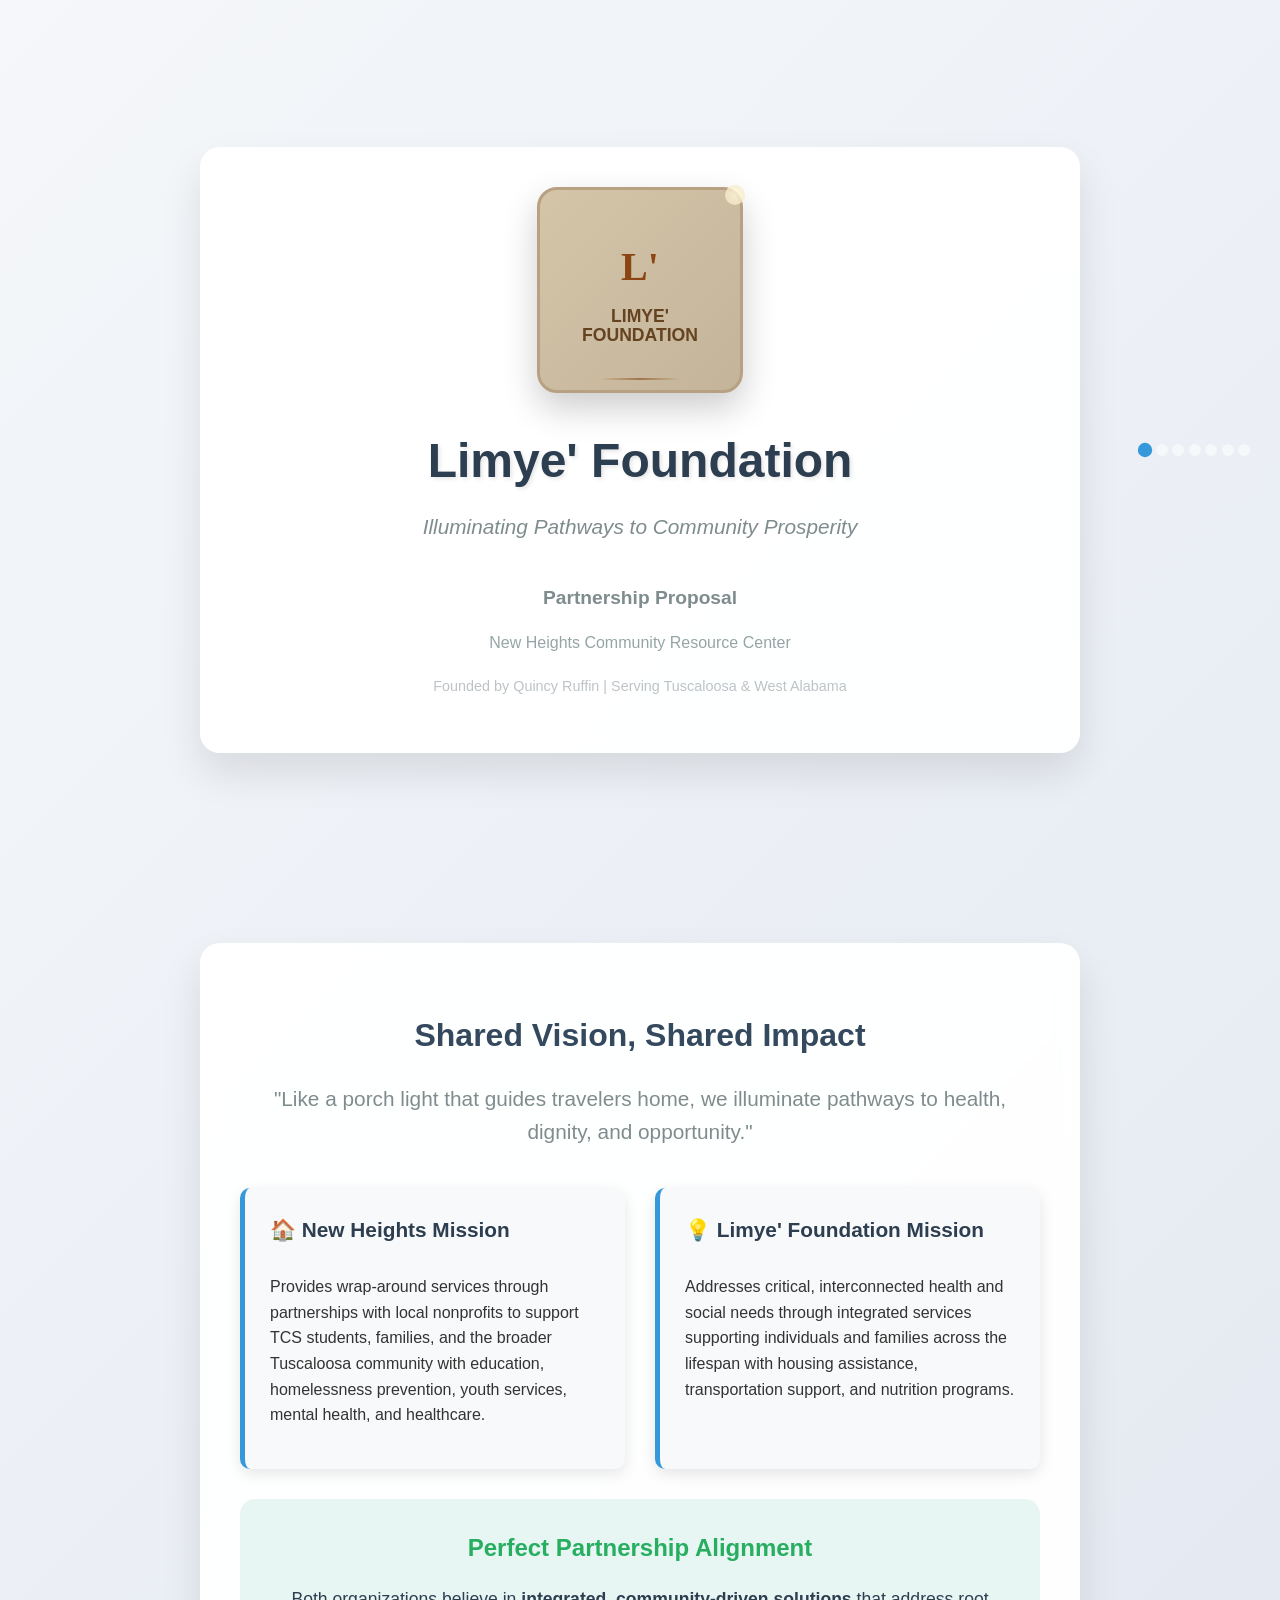
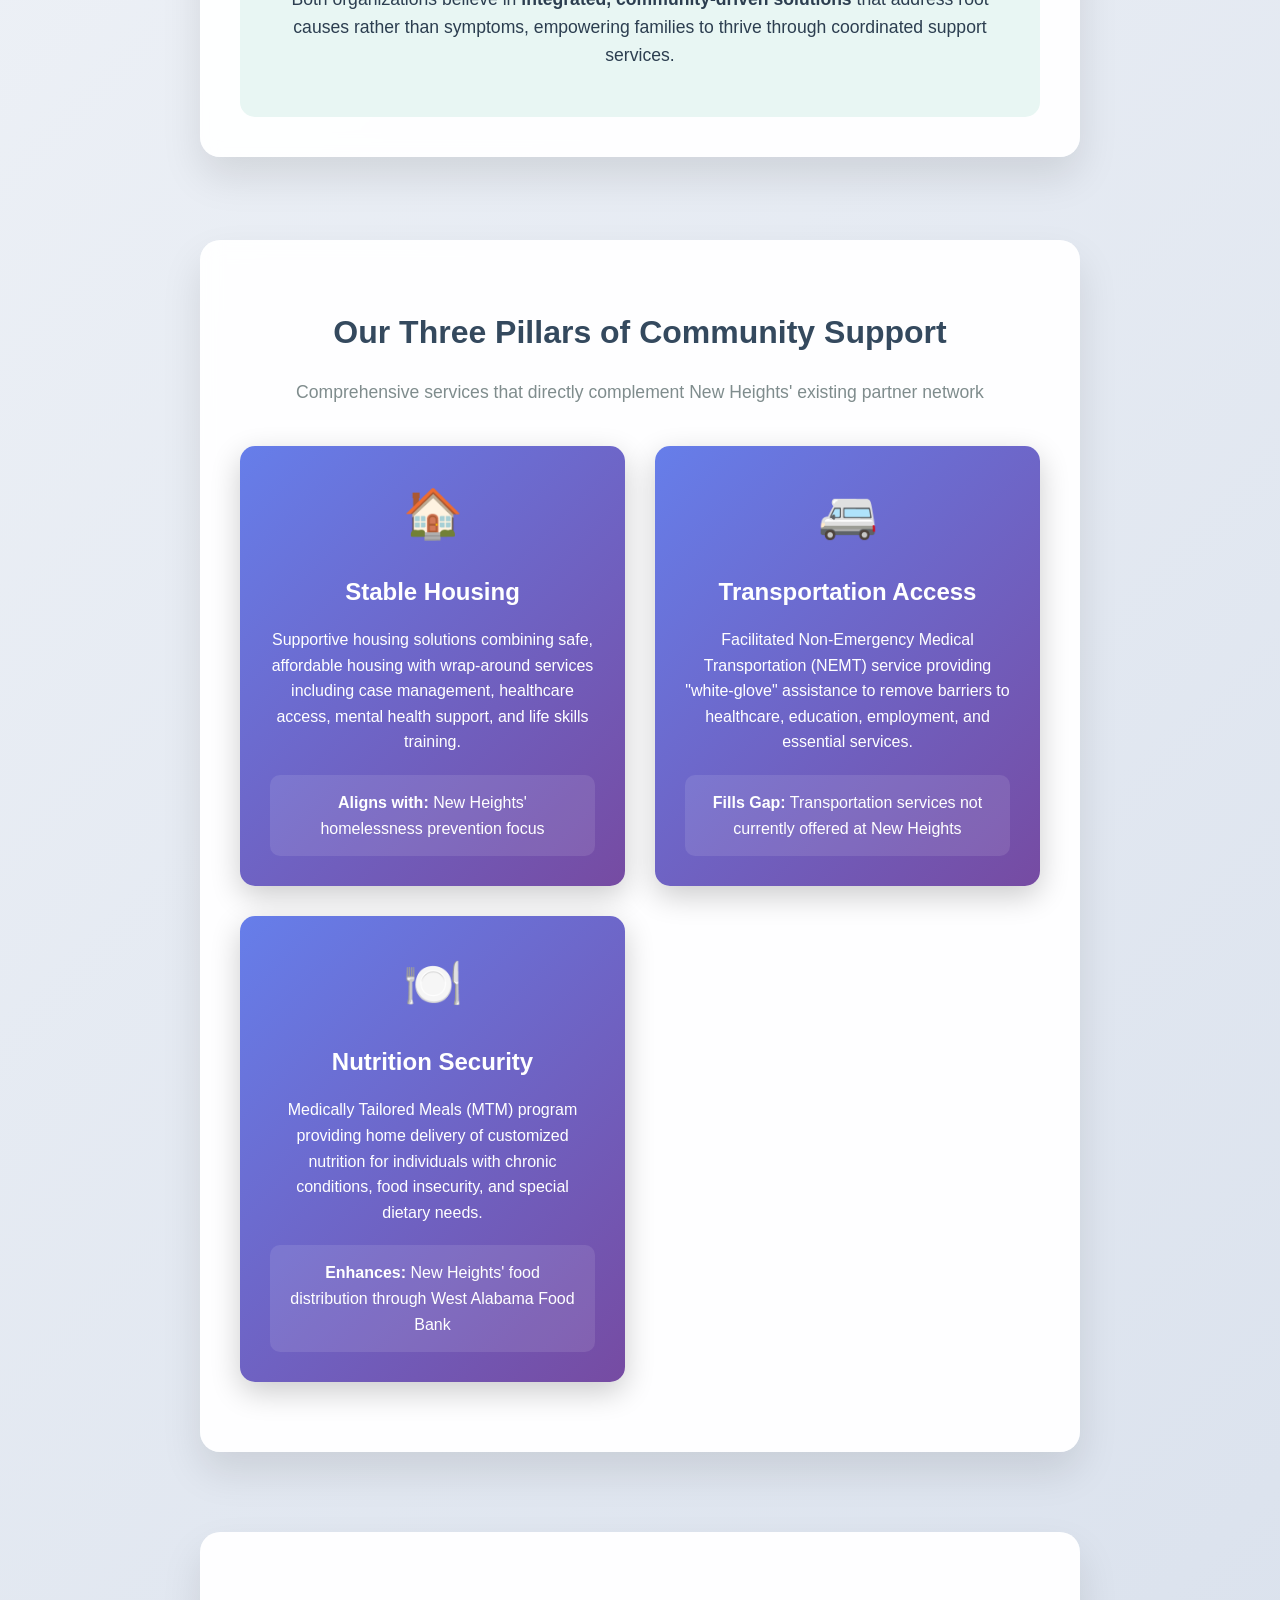
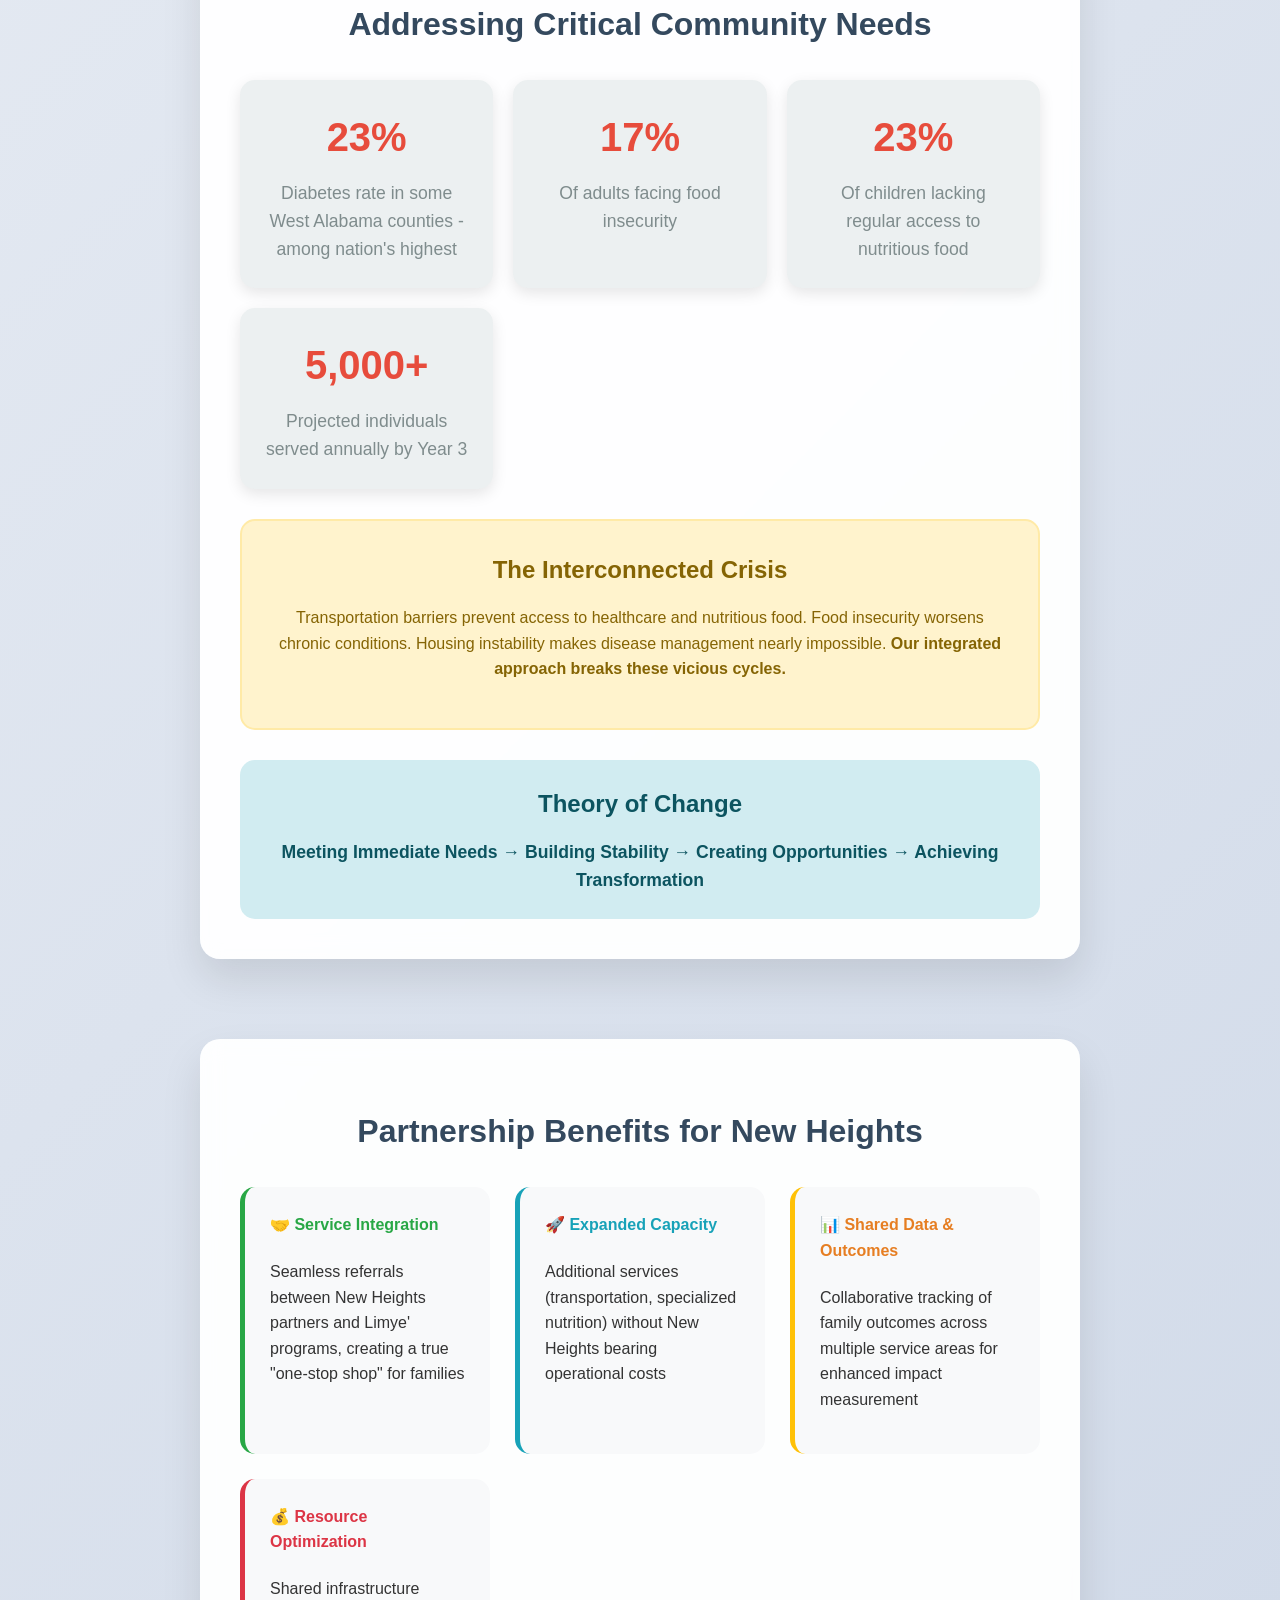
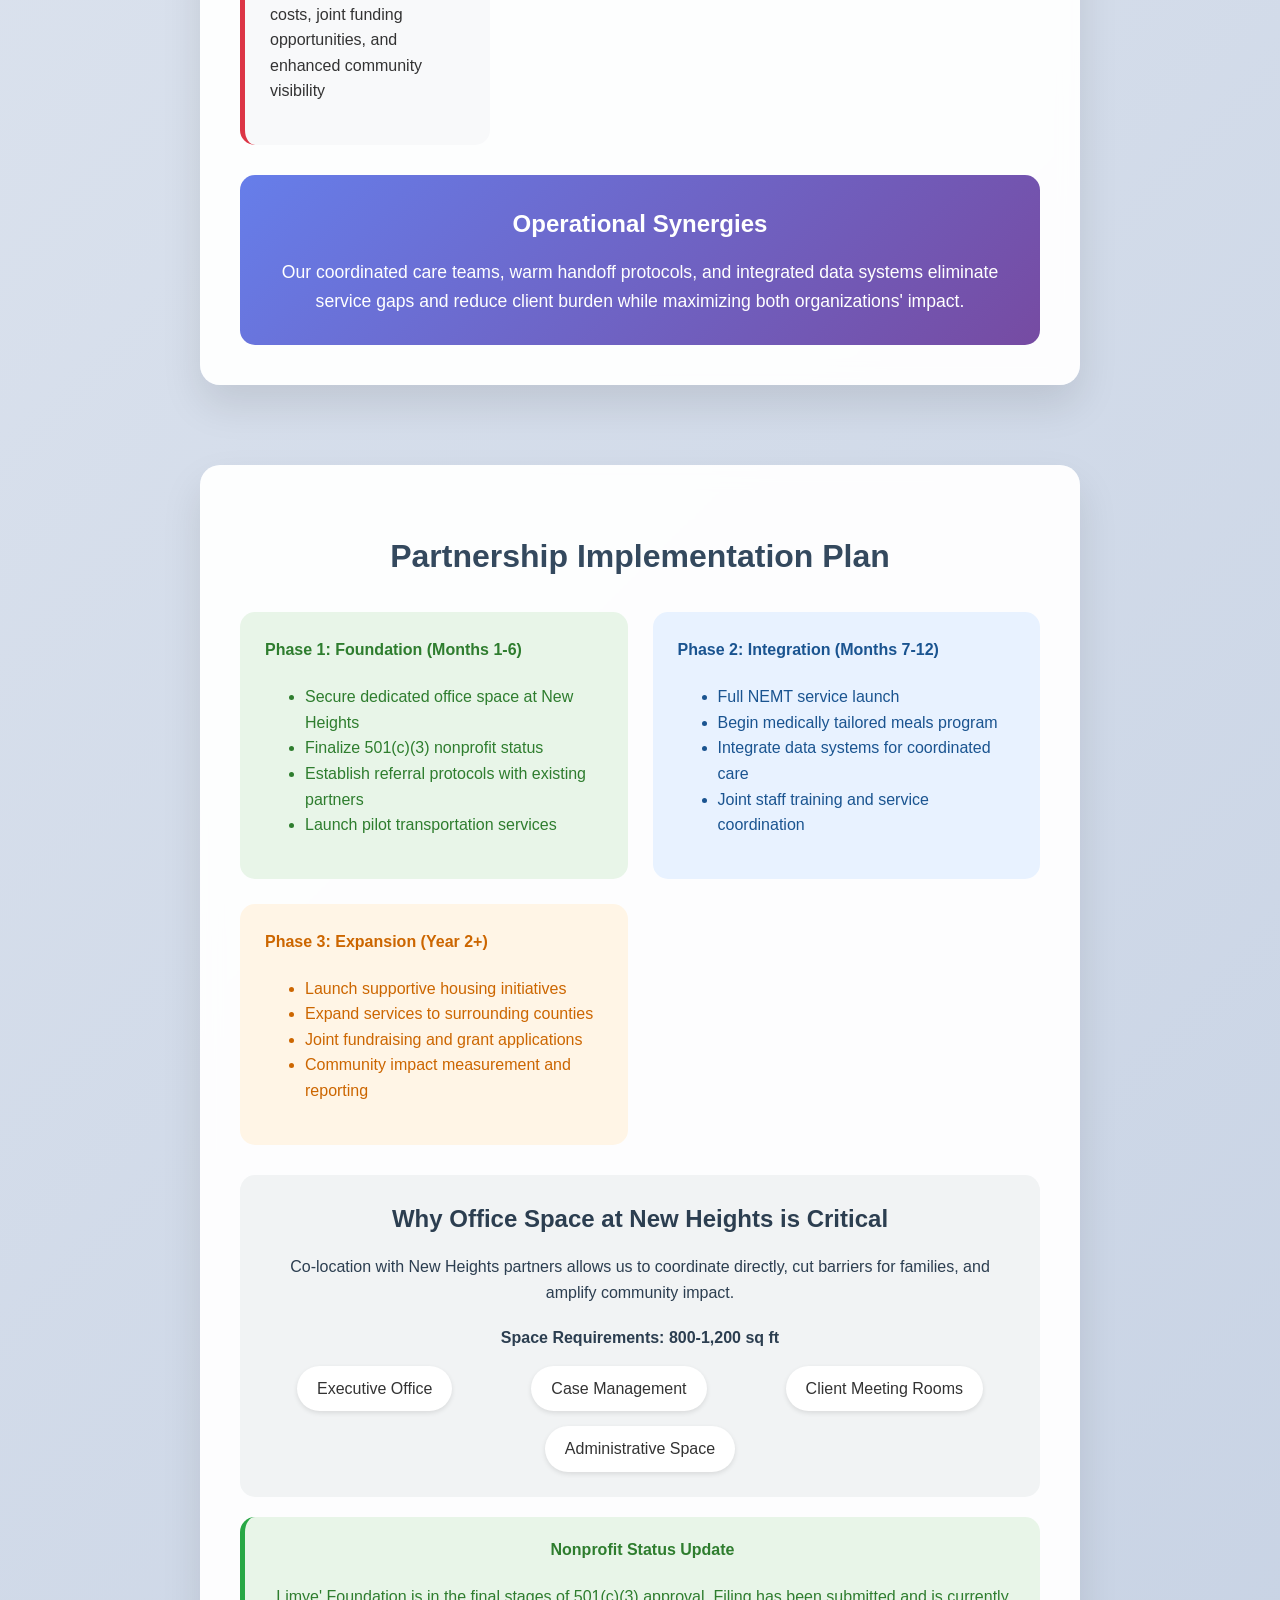
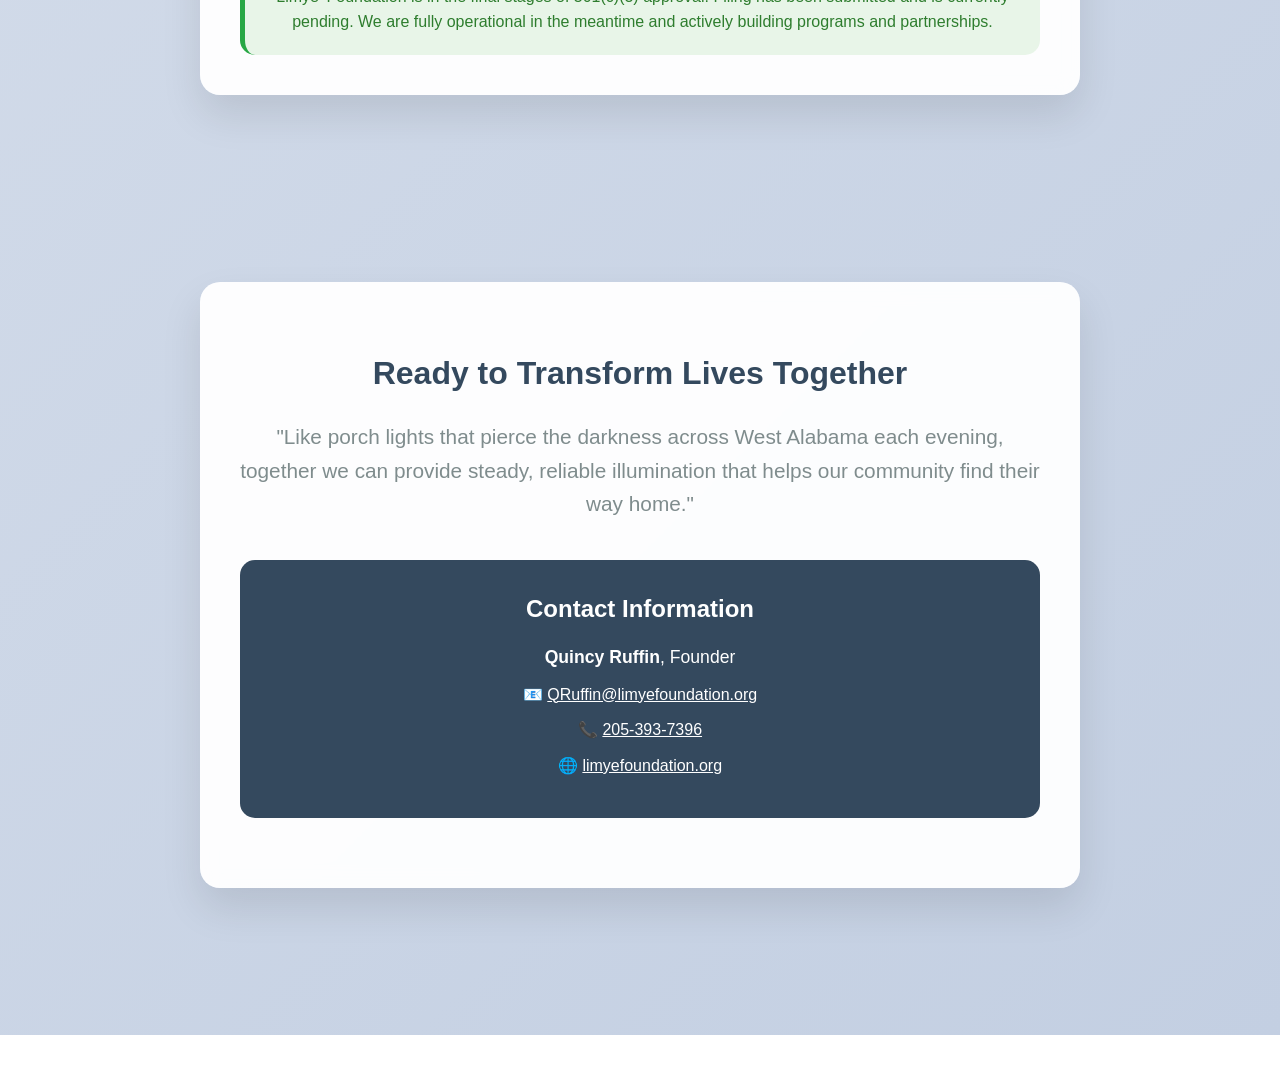
<file: Limye' Foundation/index.html>
<!DOCTYPE html>
<html lang="en">
<head>
    <meta charset="UTF-8">
    <meta name="viewport" content="width=device-width, initial-scale=1.0">
    <title>Limye' Foundation - Partnership Pitch Deck</title>
    <link rel="alternate" type="text/markdown" title="LLMs.txt" href="/llms.txt">
    <link rel="alternate" type="text/markdown" title="LLMs-full.txt" href="/llms-full.txt">
    <style>
        body {
            font-family: 'Segoe UI', Tahoma, Geneva, Verdana, sans-serif;
            margin: 0;
            padding: 0;
            background: linear-gradient(135deg, #f5f7fa 0%, #c3cfe2 100%);
            color: #333;
            line-height: 1.6;
        }
        
        .slide {
            min-height: 100vh;
            display: flex;
            flex-direction: column;
            justify-content: center;
            align-items: center;
            padding: 40px 20px;
            box-sizing: border-box;
            position: relative;
        }
        
        .slide-content {
            max-width: 800px;
            width: 100%;
            background: rgba(255, 255, 255, 0.95);
            padding: 40px;
            border-radius: 20px;
            box-shadow: 0 20px 40px rgba(0,0,0,0.1);
            backdrop-filter: blur(10px);
        }
        
        .slide h1 {
            color: #2c3e50;
            font-size: 2.5em;
            margin-bottom: 20px;
            text-align: center;
            font-weight: 700;
        }
        
        .slide h2 {
            color: #34495e;
            font-size: 2em;
            margin-bottom: 20px;
            text-align: center;
            font-weight: 600;
        }
        
        .slide h3 {
            color: #2980b9;
            font-size: 1.5em;
            margin: 20px 0 15px 0;
            font-weight: 600;
        }
        
        .logo {
            text-align: center;
            margin-bottom: 30px;
        }
        
        .logo img {
            max-width: 200px;
            height: auto;
        }
        
        .foundation-name {
            font-size: 3em;
            font-weight: bold;
            color: #2c3e50;
            text-align: center;
            margin-bottom: 10px;
            text-shadow: 2px 2px 4px rgba(0,0,0,0.1);
        }
        
        .tagline {
            font-size: 1.3em;
            color: #7f8c8d;
            text-align: center;
            font-style: italic;
            margin-bottom: 30px;
        }
        
        .pillars {
            display: grid;
            grid-template-columns: repeat(auto-fit, minmax(250px, 1fr));
            gap: 30px;
            margin: 30px 0;
        }
        
        .pillar {
            background: linear-gradient(135deg, #667eea 0%, #764ba2 100%);
            color: white;
            padding: 30px;
            border-radius: 15px;
            text-align: center;
            box-shadow: 0 10px 30px rgba(0,0,0,0.2);
            transform: translateY(0);
            transition: transform 0.3s ease;
        }
        
        .pillar:hover {
            transform: translateY(-5px);
        }
        
        .pillar-icon {
            font-size: 3em;
            margin-bottom: 20px;
            display: block;
        }
        
        .pillar h3 {
            color: white;
            margin: 0 0 15px 0;
        }
        
        .alignment-grid {
            display: grid;
            grid-template-columns: 1fr 1fr;
            gap: 30px;
            margin: 30px 0;
        }
        
        .alignment-card {
            background: #f8f9fa;
            border-left: 5px solid #3498db;
            padding: 25px;
            border-radius: 10px;
            box-shadow: 0 5px 15px rgba(0,0,0,0.1);
        }
        
        .alignment-card h4 {
            color: #2c3e50;
            margin-top: 0;
            font-size: 1.3em;
        }
        
        .stats {
            display: grid;
            grid-template-columns: repeat(auto-fit, minmax(200px, 1fr));
            gap: 20px;
            margin: 30px 0;
        }
        
        .stat {
            text-align: center;
            background: #ecf0f1;
            padding: 25px;
            border-radius: 15px;
            box-shadow: 0 5px 15px rgba(0,0,0,0.1);
        }
        
        .stat-number {
            font-size: 2.5em;
            font-weight: bold;
            color: #e74c3c;
            display: block;
            margin-bottom: 10px;
        }
        
        .stat-label {
            color: #7f8c8d;
            font-size: 1.1em;
        }
        
        .cta-section {
            background: linear-gradient(135deg, #667eea 0%, #764ba2 100%);
            color: white;
            text-align: center;
            padding: 40px;
            border-radius: 20px;
            margin: 30px 0;
        }
        
        .cta-button {
            background: white;
            color: #667eea;
            padding: 15px 40px;
            border: none;
            border-radius: 50px;
            font-size: 1.2em;
            font-weight: bold;
            cursor: pointer;
            transition: transform 0.3s ease;
            margin: 20px 10px;
            display: inline-block;
            text-decoration: none;
        }
        
        .cta-button:hover {
            transform: scale(1.05);
        }
        
        .contact-info {
            background: #34495e;
            color: white;
            text-align: center;
            padding: 30px;
            border-radius: 15px;
            margin: 30px 0;
        }
        
        .contact-info h3 {
            color: white;
            margin-top: 0;
        }
        
        .nav-dots {
            position: fixed;
            right: 30px;
            top: 50%;
            transform: translateY(-50%);
            z-index: 1000;
        }
        
        .nav-dot {
            width: 12px;
            height: 12px;
            border-radius: 50%;
            background: rgba(255,255,255,0.5);
            margin: 10px 0;
            cursor: pointer;
            transition: all 0.3s ease;
            border: none;
            padding: 0;
        }
        
        .nav-dot.active {
            background: #3498db;
            transform: scale(1.2);
        }
        
        .slide {
            opacity: 0;
            transform: translateY(30px);
            transition: all 0.6s ease;
        }
        
        .slide.visible {
            opacity: 1;
            transform: translateY(0);
        }
        
                    @media (max-width: 768px) {
            .slide-content {
                padding: 20px;
            }
            
            .foundation-name {
                font-size: 2em;
            }
            
            .alignment-grid {
                grid-template-columns: 1fr;
            }
            
            .pillars {
                grid-template-columns: 1fr;
            }
            
            .nav-dots {
                position: fixed;
                bottom: 20px;
                right: 50%;
                transform: translateX(50%);
                top: auto;
                display: flex;
                flex-direction: row;
                background: rgba(0,0,0,0.7);
                padding: 10px;
                border-radius: 25px;
            }
            
            .nav-dot {
                margin: 0 5px;
                width: 8px;
                height: 8px;
            }
        }
    </style>
</head>
<body>
    <div class="nav-dots">
        <button class="nav-dot active" onclick="scrollToSlide(0)" aria-label="Go to slide 1"></button>
        <button class="nav-dot" onclick="scrollToSlide(1)" aria-label="Go to slide 2"></button>
        <button class="nav-dot" onclick="scrollToSlide(2)" aria-label="Go to slide 3"></button>
        <button class="nav-dot" onclick="scrollToSlide(3)" aria-label="Go to slide 4"></button>
        <button class="nav-dot" onclick="scrollToSlide(4)" aria-label="Go to slide 5"></button>
        <button class="nav-dot" onclick="scrollToSlide(5)" aria-label="Go to slide 6"></button>
        <button class="nav-dot" onclick="scrollToSlide(6)" aria-label="Go to slide 7"></button>
    </div>

    <!-- Slide 1: Title -->
    <div class="slide" id="slide-0">
        <div class="slide-content">
            <div class="logo">
                <div style="width: 200px; height: 200px; margin: 0 auto; background: linear-gradient(135deg, #d4c4a8, #c4b49a); border-radius: 20px; display: flex; flex-direction: column; align-items: center; justify-content: center; box-shadow: 0 15px 35px rgba(0,0,0,0.2); position: relative; border: 3px solid #b8a082;" role="img" aria-label="Limye' Foundation logo">
                    <div style="font-size: 2.5em; color: #8b4513; margin-bottom: 8px; font-weight: bold; font-family: serif;">L'</div>
                    <div style="font-size: 1.1em; color: #654321; font-weight: bold; text-align: center; line-height: 1.1; font-family: sans-serif;">
                        LIMYE'<br>FOUNDATION
                    </div>
                    <div style="position: absolute; top: -5px; right: -5px; width: 20px; height: 20px; background: radial-gradient(circle, #fff8dc, #f4e4c1); border-radius: 50%; opacity: 0.8;"></div>
                    <div style="position: absolute; bottom: 10px; left: 50%; transform: translateX(-50%); width: 80px; height: 2px; background: linear-gradient(90deg, transparent, #8b4513, transparent); opacity: 0.6;"></div>
                </div>
            </div>
            <div class="foundation-name">Limye' Foundation</div>
            <div class="tagline">Illuminating Pathways to Community Prosperity</div>
            <div style="text-align: center; margin-top: 40px;">
                <p style="font-size: 1.2em; color: #7f8c8d; margin-bottom: 10px;"><strong>Partnership Proposal</strong></p>
                <p style="font-size: 1em; color: #95a5a6;">New Heights Community Resource Center</p>
                <p style="font-size: 0.9em; color: #bdc3c7; margin-top: 20px;">Founded by Quincy Ruffin | Serving Tuscaloosa & West Alabama</p>
            </div>
        </div>
    </div>

    <!-- Slide 2: Mission Alignment -->
    <div class="slide" id="slide-1">
        <div class="slide-content">
            <h2>Shared Vision, Shared Impact</h2>
            <p style="font-size: 1.3em; text-align: center; color: #7f8c8d; margin-bottom: 40px;">
                "Like a porch light that guides travelers home, we illuminate pathways to health, dignity, and opportunity."
            </p>
            
            <div class="alignment-grid">
                <div class="alignment-card">
                    <h4>🏠 New Heights Mission</h4>
                    <p>Provides wrap-around services through partnerships with local nonprofits to support TCS students, families, and the broader Tuscaloosa community with education, homelessness prevention, youth services, mental health, and healthcare.</p>
                </div>
                
                <div class="alignment-card">
                    <h4>💡 Limye' Foundation Mission</h4>
                    <p>Addresses critical, interconnected health and social needs through integrated services supporting individuals and families across the lifespan with housing assistance, transportation support, and nutrition programs.</p>
                </div>
            </div>
            
            <div style="background: #e8f6f3; padding: 30px; border-radius: 15px; text-align: center; margin-top: 30px;">
                <h3 style="color: #27ae60; margin-top: 0;">Perfect Partnership Alignment</h3>
                <p style="font-size: 1.1em; color: #2c3e50;">Both organizations believe in <strong>integrated, community-driven solutions</strong> that address root causes rather than symptoms, empowering families to thrive through coordinated support services.</p>
            </div>
        </div>
    </div>

    <!-- Slide 3: Three Pillars -->
    <div class="slide" id="slide-2">
        <div class="slide-content">
            <h2>Our Three Pillars of Community Support</h2>
            <p style="text-align: center; margin-bottom: 40px; font-size: 1.1em; color: #7f8c8d;">
                Comprehensive services that directly complement New Heights' existing partner network
            </p>
            
            <div class="pillars">
                <div class="pillar">
                    <span class="pillar-icon">🏠</span>
                    <h3>Stable Housing</h3>
                    <p>Supportive housing solutions combining safe, affordable housing with wrap-around services including case management, healthcare access, mental health support, and life skills training.</p>
                    <div style="margin-top: 20px; padding: 15px; background: rgba(255,255,255,0.1); border-radius: 10px;">
                        <strong>Aligns with:</strong> New Heights' homelessness prevention focus
                    </div>
                </div>
                
                <div class="pillar">
                    <span class="pillar-icon">🚐</span>
                    <h3>Transportation Access</h3>
                    <p>Facilitated Non-Emergency Medical Transportation (NEMT) service providing "white-glove" assistance to remove barriers to healthcare, education, employment, and essential services.</p>
                    <div style="margin-top: 20px; padding: 15px; background: rgba(255,255,255,0.1); border-radius: 10px;">
                        <strong>Fills Gap:</strong> Transportation services not currently offered at New Heights
                    </div>
                </div>
                
                <div class="pillar">
                    <span class="pillar-icon">🍽️</span>
                    <h3>Nutrition Security</h3>
                    <p>Medically Tailored Meals (MTM) program providing home delivery of customized nutrition for individuals with chronic conditions, food insecurity, and special dietary needs.</p>
                    <div style="margin-top: 20px; padding: 15px; background: rgba(255,255,255,0.1); border-radius: 10px;">
                        <strong>Enhances:</strong> New Heights' food distribution through West Alabama Food Bank
                    </div>
                </div>
            </div>
        </div>
    </div>

    <!-- Slide 4: Community Need & Impact -->
    <div class="slide" id="slide-3">
        <div class="slide-content">
            <h2>Addressing Critical Community Needs</h2>
            
            <div class="stats">
                <div class="stat">
                    <span class="stat-number">23%</span>
                    <span class="stat-label">Diabetes rate in some West Alabama counties - among nation's highest</span>
                </div>
                <div class="stat">
                    <span class="stat-number">17%</span>
                    <span class="stat-label">Of adults facing food insecurity</span>
                </div>
                <div class="stat">
                    <span class="stat-number">23%</span>
                    <span class="stat-label">Of children lacking regular access to nutritious food</span>
                </div>
                <div class="stat">
                    <span class="stat-number">5,000+</span>
                    <span class="stat-label">Projected individuals served annually by Year 3</span>
                </div>
            </div>
            
            <div style="background: #fff3cd; border: 2px solid #ffeaa7; padding: 30px; border-radius: 15px; margin: 30px 0;">
                <h3 style="color: #856404; margin-top: 0; text-align: center;">The Interconnected Crisis</h3>
                <p style="color: #856404; text-align: center;">Transportation barriers prevent access to healthcare and nutritious food. Food insecurity worsens chronic conditions. Housing instability makes disease management nearly impossible. <strong>Our integrated approach breaks these vicious cycles.</strong></p>
            </div>
            
            <div style="background: #d1ecf1; padding: 25px; border-radius: 15px; text-align: center;">
                <h3 style="color: #0c5460; margin-top: 0;">Theory of Change</h3>
                <p style="color: #0c5460; font-size: 1.1em; margin: 0;">
                    <strong>Meeting Immediate Needs → Building Stability → Creating Opportunities → Achieving Transformation</strong>
                </p>
            </div>
        </div>
    </div>

    <!-- Slide 5: Partnership Benefits -->
    <div class="slide" id="slide-4">
        <div class="slide-content">
            <h2>Partnership Benefits for New Heights</h2>
            
            <div style="display: grid; grid-template-columns: repeat(auto-fit, minmax(250px, 1fr)); gap: 25px; margin: 30px 0;">
                <div style="background: #f8f9fa; padding: 25px; border-radius: 15px; border-left: 5px solid #28a745;">
                    <h4 style="color: #28a745; margin-top: 0;">🤝 Service Integration</h4>
                    <p>Seamless referrals between New Heights partners and Limye' programs, creating a true "one-stop shop" for families</p>
                </div>
                
                <div style="background: #f8f9fa; padding: 25px; border-radius: 15px; border-left: 5px solid #17a2b8;">
                    <h4 style="color: #17a2b8; margin-top: 0;">🚀 Expanded Capacity</h4>
                    <p>Additional services (transportation, specialized nutrition) without New Heights bearing operational costs</p>
                </div>
                
                <div style="background: #f8f9fa; padding: 25px; border-radius: 15px; border-left: 5px solid #ffc107;">
                    <h4 style="color: #e67e22; margin-top: 0;">📊 Shared Data & Outcomes</h4>
                    <p>Collaborative tracking of family outcomes across multiple service areas for enhanced impact measurement</p>
                </div>
                
                <div style="background: #f8f9fa; padding: 25px; border-radius: 15px; border-left: 5px solid #dc3545;">
                    <h4 style="color: #dc3545; margin-top: 0;">💰 Resource Optimization</h4>
                    <p>Shared infrastructure costs, joint funding opportunities, and enhanced community visibility</p>
                </div>
            </div>
            
            <div style="background: linear-gradient(135deg, #667eea 0%, #764ba2 100%); color: white; padding: 30px; border-radius: 15px; text-align: center; margin-top: 30px;">
                <h3 style="color: white; margin-top: 0;">Operational Synergies</h3>
                <p style="margin: 0; font-size: 1.1em;">Our coordinated care teams, warm handoff protocols, and integrated data systems eliminate service gaps and reduce client burden while maximizing both organizations' impact.</p>
            </div>
        </div>
    </div>

    <!-- Slide 6: Implementation Plan -->
    <div class="slide" id="slide-5">
        <div class="slide-content">
            <h2>Partnership Implementation Plan</h2>
            
            <div style="display: grid; grid-template-columns: repeat(auto-fit, minmax(300px, 1fr)); gap: 25px; margin: 30px 0;">
                <div style="background: #e8f5e8; padding: 25px; border-radius: 15px;">
                    <h4 style="color: #2e7d2e; margin-top: 0;">Phase 1: Foundation (Months 1-6)</h4>
                    <ul style="color: #2e7d2e;">
                        <li>Secure dedicated office space at New Heights</li>
                        <li>Finalize 501(c)(3) nonprofit status</li>
                        <li>Establish referral protocols with existing partners</li>
                        <li>Launch pilot transportation services</li>
                    </ul>
                </div>
                
                <div style="background: #e8f2ff; padding: 25px; border-radius: 15px;">
                    <h4 style="color: #1a5490; margin-top: 0;">Phase 2: Integration (Months 7-12)</h4>
                    <ul style="color: #1a5490;">
                        <li>Full NEMT service launch</li>
                        <li>Begin medically tailored meals program</li>
                        <li>Integrate data systems for coordinated care</li>
                        <li>Joint staff training and service coordination</li>
                    </ul>
                </div>
                
                <div style="background: #fff5e6; padding: 25px; border-radius: 15px;">
                    <h4 style="color: #cc6600; margin-top: 0;">Phase 3: Expansion (Year 2+)</h4>
                    <ul style="color: #cc6600;">
                        <li>Launch supportive housing initiatives</li>
                        <li>Expand services to surrounding counties</li>
                        <li>Joint fundraising and grant applications</li>
                        <li>Community impact measurement and reporting</li>
                    </ul>
                </div>
            </div>
            
            <div style="background: #f1f3f4; padding: 25px; border-radius: 15px; text-align: center;">
                <h3 style="color: #2c3e50; margin-top: 0;">Why Office Space at New Heights is Critical</h3>
                <p style="color: #2c3e50; margin-bottom: 20px; font-weight: 500;">Co-location with New Heights partners allows us to coordinate directly, cut barriers for families, and amplify community impact.</p>
                <h4 style="color: #2c3e50; margin: 20px 0 15px 0;">Space Requirements: 800-1,200 sq ft</h4>
                <div style="display: flex; justify-content: space-around; flex-wrap: wrap; gap: 15px;">
                    <span style="background: white; padding: 10px 20px; border-radius: 25px; box-shadow: 0 2px 5px rgba(0,0,0,0.1);">Executive Office</span>
                    <span style="background: white; padding: 10px 20px; border-radius: 25px; box-shadow: 0 2px 5px rgba(0,0,0,0.1);">Case Management</span>
                    <span style="background: white; padding: 10px 20px; border-radius: 25px; box-shadow: 0 2px 5px rgba(0,0,0,0.1);">Client Meeting Rooms</span>
                    <span style="background: white; padding: 10px 20px; border-radius: 25px; box-shadow: 0 2px 5px rgba(0,0,0,0.1);">Administrative Space</span>
                </div>
            </div>
            
            <div style="background: #e8f5e8; padding: 20px; border-radius: 15px; text-align: center; margin-top: 20px; border-left: 5px solid #28a745;">
                <h4 style="color: #2e7d2e; margin-top: 0;">Nonprofit Status Update</h4>
                <p style="color: #2e7d2e; margin: 0;">Limye' Foundation is in the final stages of 501(c)(3) approval. Filing has been submitted and is currently pending. We are fully operational in the meantime and actively building programs and partnerships.</p>
            </div>
        </div>
    </div>

    <!-- Slide 7: Contact -->
    <div class="slide" id="slide-6">
        <div class="slide-content">
            <h2>Ready to Transform Lives Together</h2>
            
            <div style="text-align: center; margin-bottom: 40px;">
                <p style="font-size: 1.3em; color: #7f8c8d; margin-bottom: 20px;">
                    "Like porch lights that pierce the darkness across West Alabama each evening, together we can provide steady, reliable illumination that helps our community find their way home."
                </p>
            </div>
            
            <div class="contact-info">
                <h3>Contact Information</h3>
                <p style="margin: 10px 0; font-size: 1.1em;"><strong>Quincy Ruffin</strong>, Founder</p>
                <p style="margin: 10px 0;">📧 <a href="mailto:QRuffin@limyefoundation.org" style="color:white;">QRuffin@limyefoundation.org</a></p>
                <p style="margin: 10px 0;">📞 <a href="tel:205-393-7396" style="color:white;">205-393-7396</a></p>
                <p style="margin: 10px 0;">🌐 <a href="https://limyefoundation.org" target="_blank" style="color:white;">limyefoundation.org</a></p>
            </div>
        </div>
    </div>

    <script>
        function scrollToSlide(index) {
            const slide = document.getElementById(`slide-${index}`);
            slide.scrollIntoView({ behavior: 'smooth' });
        }
        
        // Intersection Observer for animations + nav dot sync
        const slides = document.querySelectorAll('.slide');
        const dots = document.querySelectorAll('.nav-dot');
        const observerOptions = { threshold: 0.5 };
        
        const observer = new IntersectionObserver((entries) => {
            entries.forEach(entry => {
                if (entry.isIntersecting) {
                    // Fade/slide in
                    entry.target.classList.add('visible');
                    
                    // Update nav dots
                    const index = Array.from(slides).indexOf(entry.target);
                    dots.forEach((dot, i) => {
                        dot.classList.toggle('active', i === index);
                    });
                }
            });
        }, observerOptions);
        
        slides.forEach(slide => observer.observe(slide));
    </script>
</body>
</html>
</file>
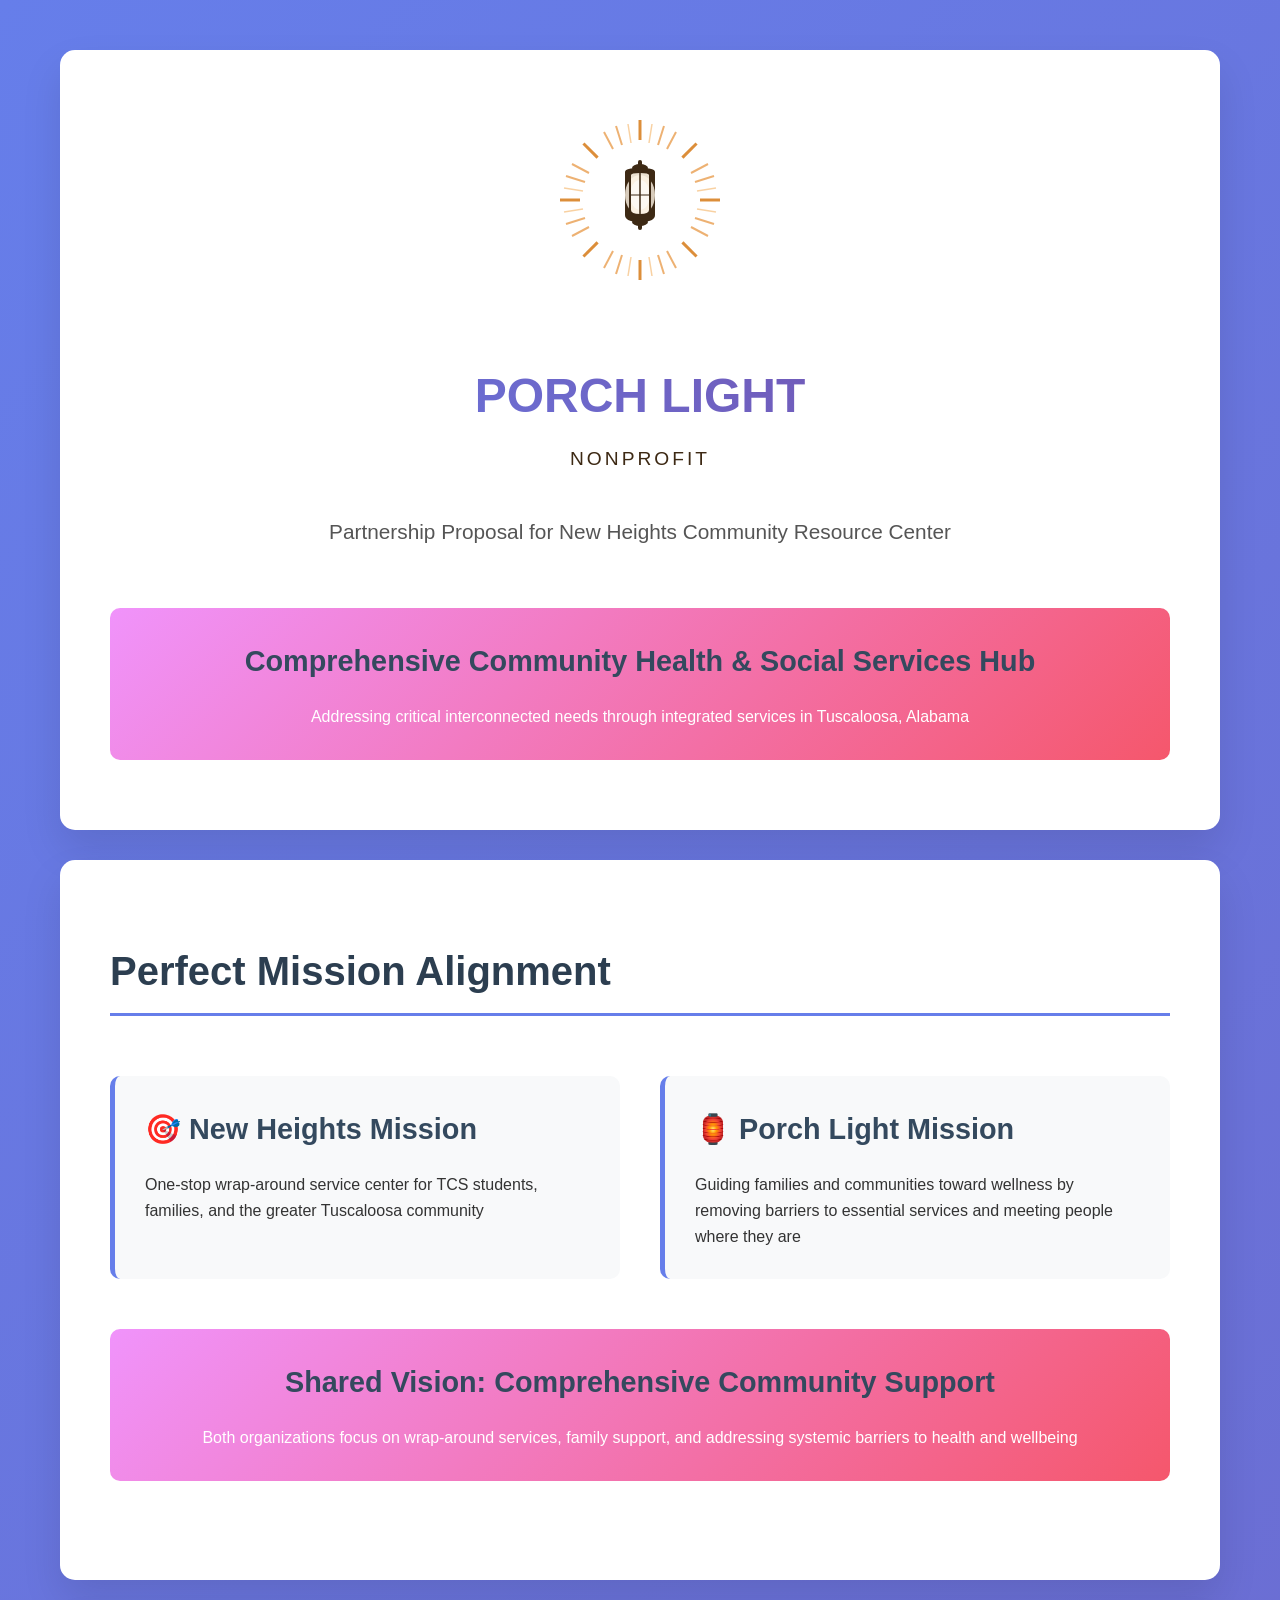
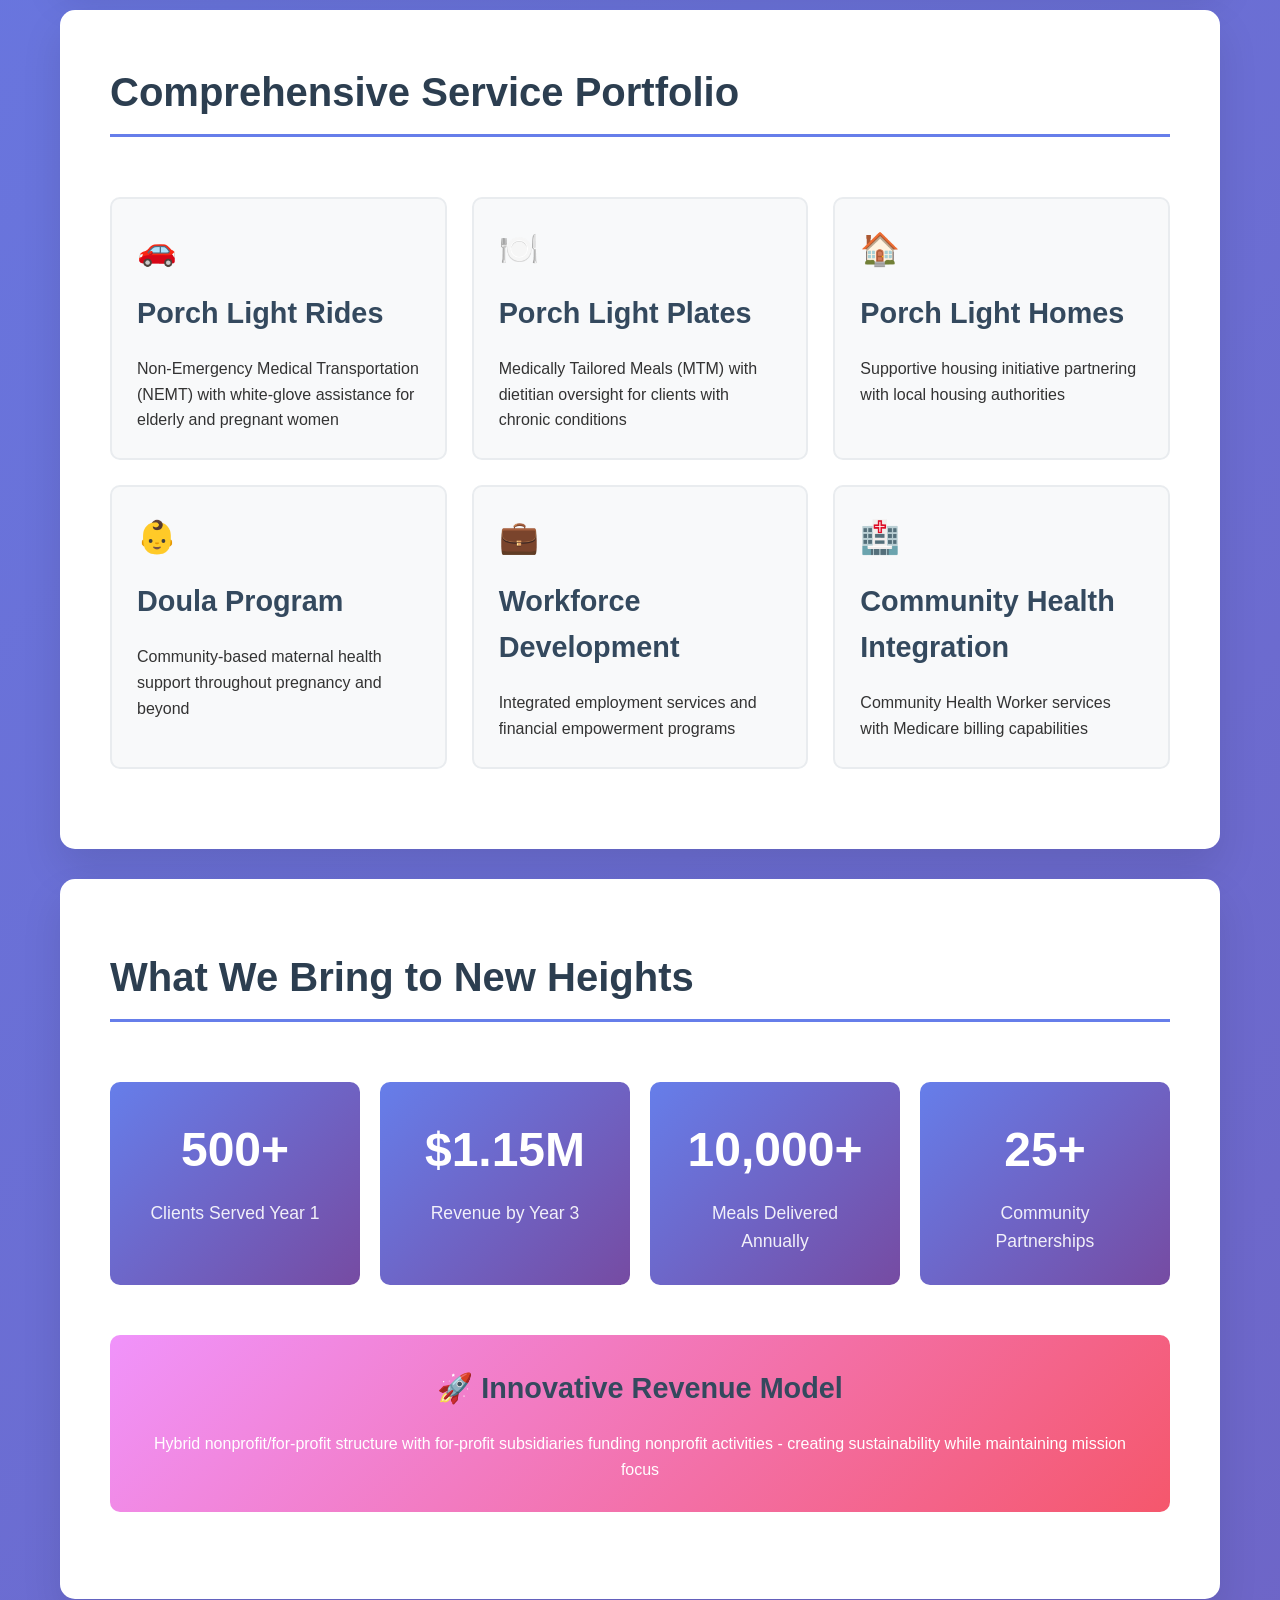
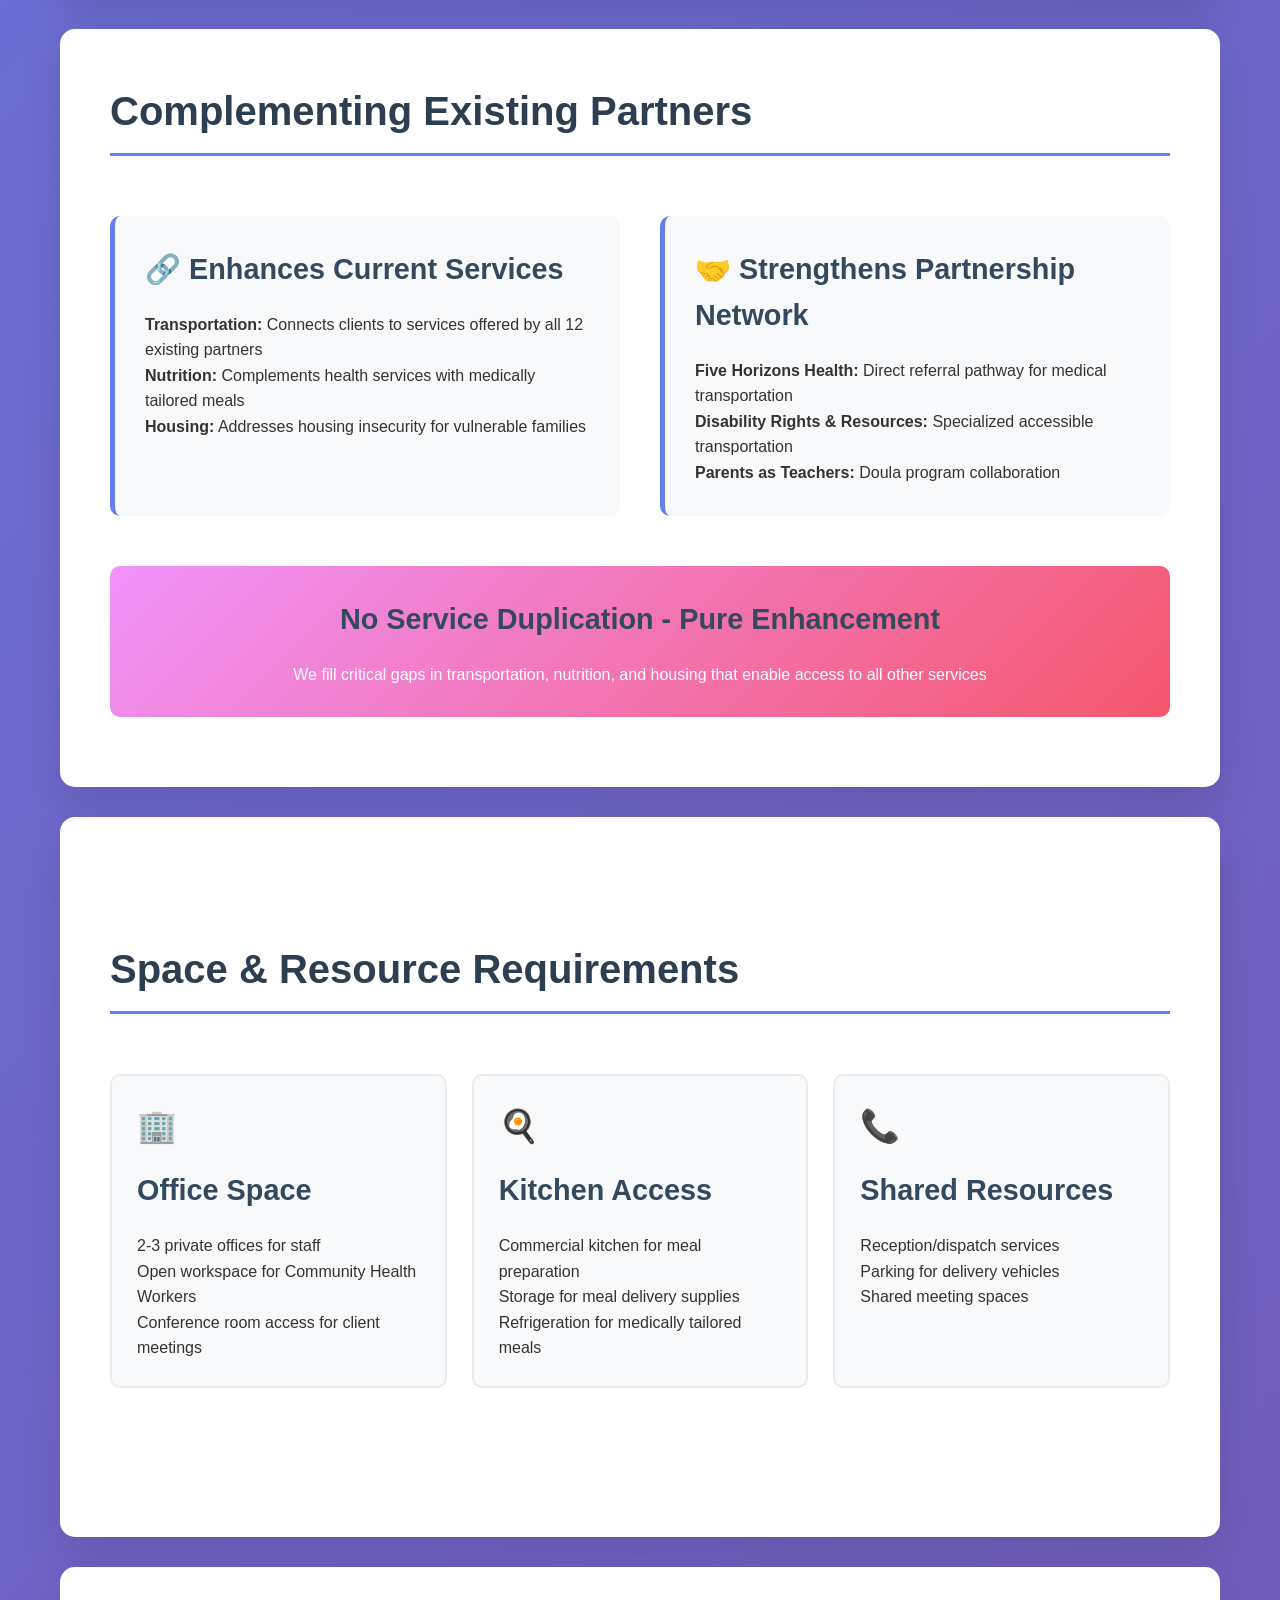
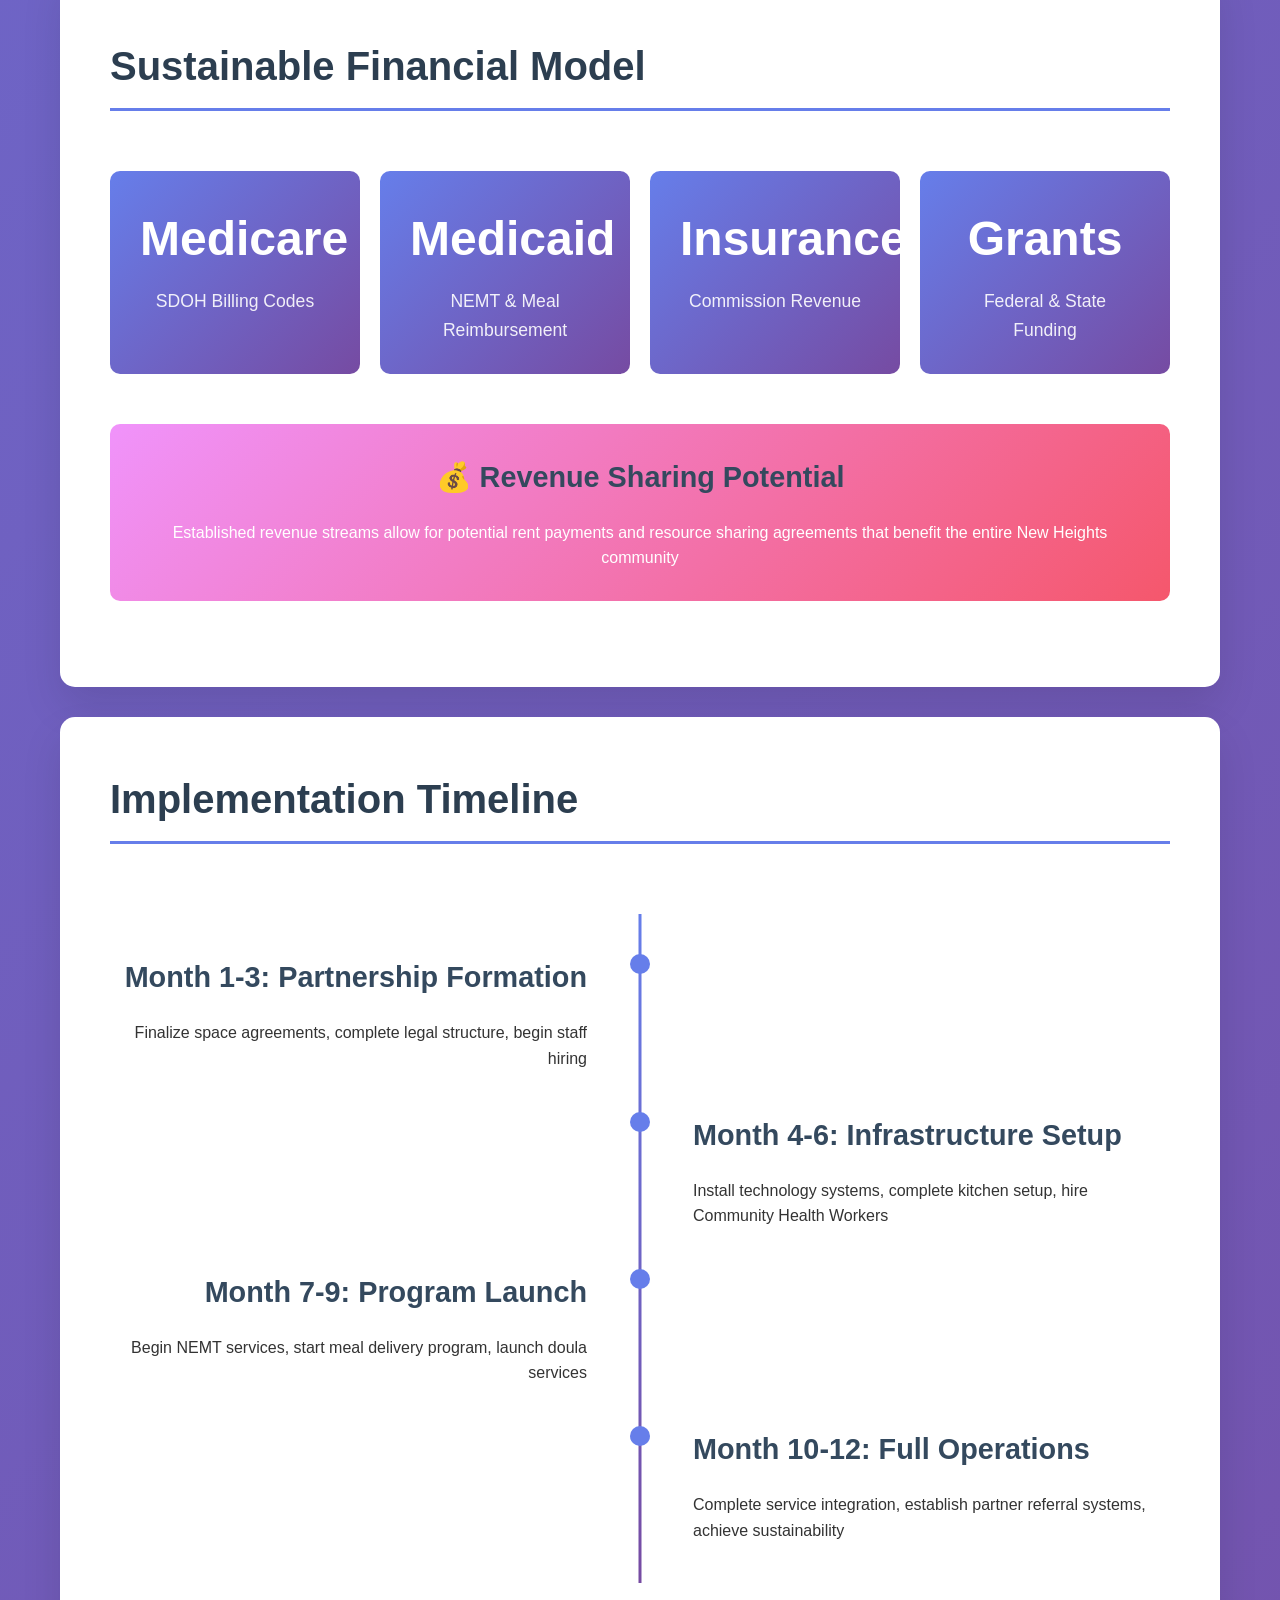
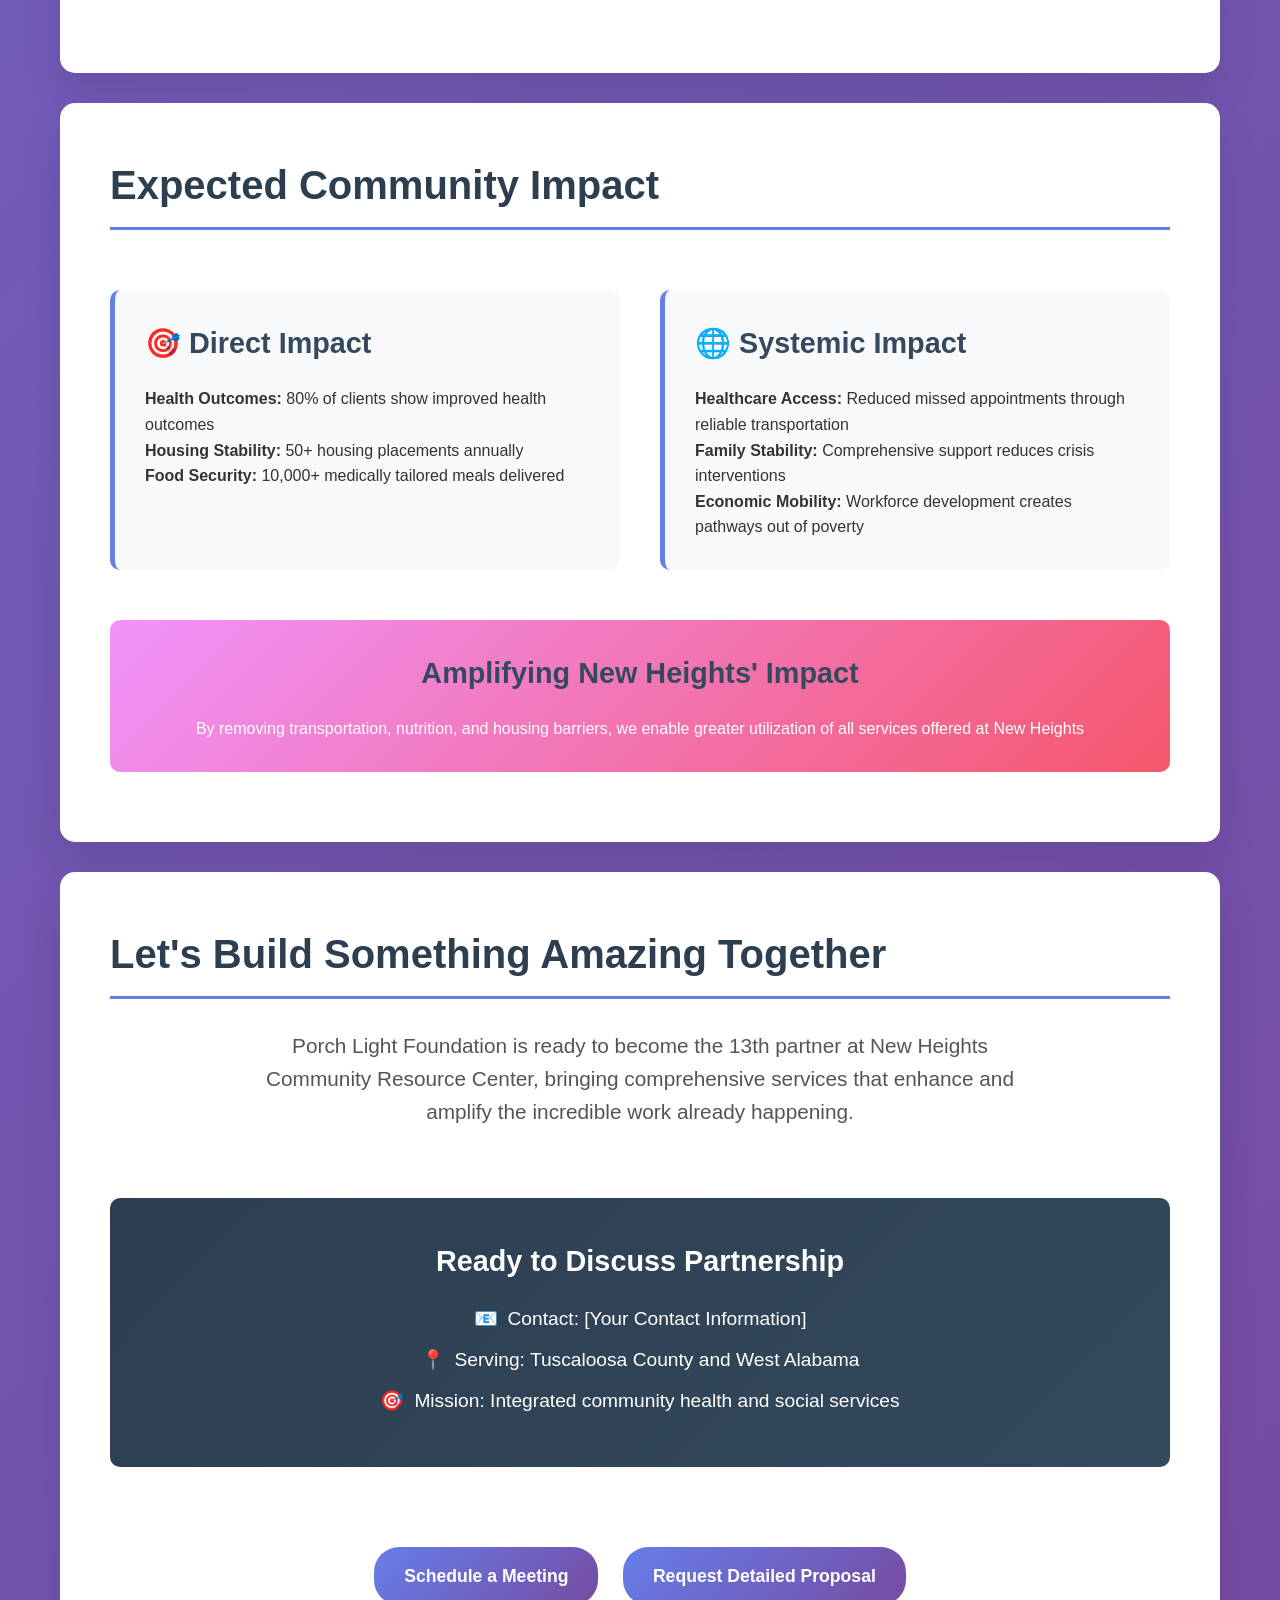
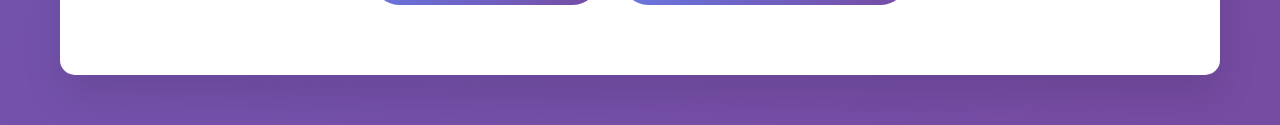
<file: Limye' Foundation/porch_light_final_pitchv2.html>
<!DOCTYPE html>
<html lang="en">
<head>
    <meta charset="UTF-8">
    <meta name="viewport" content="width=device-width, initial-scale=1.0">
    <title>Porch Light Foundation - Partnership Proposal</title>
    <style>
        * {
            margin: 0;
            padding: 0;
            box-sizing: border-box;
        }

        body {
            font-family: -apple-system, BlinkMacSystemFont, 'Segoe UI', Roboto, sans-serif;
            background: linear-gradient(135deg, #667eea 0%, #764ba2 100%);
            color: #333;
            line-height: 1.6;
        }

        .container {
            max-width: 1200px;
            margin: 0 auto;
            padding: 20px;
        }

        .slide {
            background: white;
            border-radius: 15px;
            box-shadow: 0 20px 40px rgba(0,0,0,0.1);
            margin: 30px 0;
            padding: 50px;
            min-height: 80vh;
            display: flex;
            flex-direction: column;
            justify-content: center;
            opacity: 0;
            transform: translateY(30px);
            animation: slideIn 0.6s ease-out forwards;
        }

        @keyframes slideIn {
            to {
                opacity: 1;
                transform: translateY(0);
            }
        }

        .slide:nth-child(even) {
            animation-delay: 0.2s;
        }

        .slide:nth-child(odd) {
            animation-delay: 0.4s;
        }

        h1 {
            font-size: 3.5rem;
            font-weight: 700;
            background: linear-gradient(45deg, #667eea, #764ba2);
            -webkit-background-clip: text;
            -webkit-text-fill-color: transparent;
            text-align: center;
            margin-bottom: 30px;
        }

        h2 {
            font-size: 2.5rem;
            color: #2c3e50;
            margin-bottom: 30px;
            border-bottom: 3px solid #667eea;
            padding-bottom: 10px;
        }

        h3 {
            font-size: 1.8rem;
            color: #34495e;
            margin-bottom: 20px;
        }

        .hero-text {
            font-size: 1.3rem;
            text-align: center;
            color: #555;
            margin-bottom: 40px;
            max-width: 800px;
            margin-left: auto;
            margin-right: auto;
        }

        .highlight-box {
            background: linear-gradient(135deg, #f093fb 0%, #f5576c 100%);
            color: white;
            padding: 30px;
            border-radius: 10px;
            margin: 20px 0;
            text-align: center;
            transform: scale(1);
            transition: transform 0.3s ease;
        }

        .highlight-box:hover {
            transform: scale(1.02);
        }

        .stats-grid {
            display: grid;
            grid-template-columns: repeat(auto-fit, minmax(250px, 1fr));
            gap: 20px;
            margin: 30px 0;
        }

        .stat-card {
            background: linear-gradient(135deg, #667eea 0%, #764ba2 100%);
            color: white;
            padding: 30px;
            border-radius: 10px;
            text-align: center;
            transform: translateY(0);
            transition: transform 0.3s ease;
        }

        .stat-card:hover {
            transform: translateY(-5px);
        }

        .stat-number {
            font-size: 3rem;
            font-weight: bold;
            display: block;
        }

        .stat-label {
            font-size: 1.1rem;
            opacity: 0.9;
            margin-top: 10px;
        }

        .services-grid {
            display: grid;
            grid-template-columns: repeat(auto-fit, minmax(300px, 1fr));
            gap: 25px;
            margin: 30px 0;
        }

        .service-card {
            background: #f8f9fa;
            border: 2px solid #e9ecef;
            border-radius: 10px;
            padding: 25px;
            transition: all 0.3s ease;
            position: relative;
            overflow: hidden;
        }

        .service-card::before {
            content: '';
            position: absolute;
            top: 0;
            left: 0;
            right: 0;
            height: 4px;
            background: linear-gradient(90deg, #667eea, #764ba2);
            transform: scaleX(0);
            transition: transform 0.3s ease;
        }

        .service-card:hover::before {
            transform: scaleX(1);
        }

        .service-card:hover {
            transform: translateY(-5px);
            box-shadow: 0 15px 30px rgba(0,0,0,0.1);
        }

        .alignment-grid {
            display: grid;
            grid-template-columns: 1fr 1fr;
            gap: 40px;
            margin: 30px 0;
        }

        .alignment-card {
            background: #f8f9fa;
            padding: 30px;
            border-radius: 10px;
            border-left: 5px solid #667eea;
        }

        .timeline {
            position: relative;
            margin: 40px 0;
        }

        .timeline::before {
            content: '';
            position: absolute;
            left: 50%;
            top: 0;
            bottom: 0;
            width: 3px;
            background: linear-gradient(to bottom, #667eea, #764ba2);
            transform: translateX(-50%);
        }

        .timeline-item {
            position: relative;
            margin: 40px 0;
        }

        .timeline-item:nth-child(odd) {
            text-align: right;
            padding-right: 55%;
        }

        .timeline-item:nth-child(even) {
            text-align: left;
            padding-left: 55%;
        }

        .timeline-item::before {
            content: '';
            position: absolute;
            width: 20px;
            height: 20px;
            background: #667eea;
            border-radius: 50%;
            top: 0;
            left: 50%;
            transform: translateX(-50%);
            z-index: 1;
        }

        .contact-info {
            background: linear-gradient(135deg, #2c3e50 0%, #34495e 100%);
            color: white;
            padding: 40px;
            border-radius: 10px;
            text-align: center;
            margin: 30px 0;
        }

        .contact-info h3 {
            color: white;
            margin-bottom: 20px;
        }

        .contact-detail {
            font-size: 1.2rem;
            margin: 10px 0;
            display: flex;
            align-items: center;
            justify-content: center;
            gap: 10px;
        }

        .cta-button {
            background: linear-gradient(135deg, #667eea 0%, #764ba2 100%);
            color: white;
            padding: 15px 30px;
            border-radius: 25px;
            border: none;
            font-size: 1.1rem;
            font-weight: bold;
            cursor: pointer;
            transition: all 0.3s ease;
            display: inline-block;
            text-decoration: none;
            margin: 20px 10px;
        }

        .cta-button:hover {
            transform: scale(1.05);
            box-shadow: 0 10px 20px rgba(0,0,0,0.2);
        }

        .icon {
            font-size: 2rem;
            margin-bottom: 15px;
            color: #667eea;
        }

        @media (max-width: 768px) {
            .slide {
                padding: 30px;
            }
            
            h1 {
                font-size: 2.5rem;
            }
            
            h2 {
                font-size: 2rem;
            }
            
            .alignment-grid {
                grid-template-columns: 1fr;
            }
            
            .timeline::before {
                left: 20px;
            }
            
            .timeline-item {
                padding-left: 50px;
                padding-right: 0;
                text-align: left;
            }
            
            .timeline-item::before {
                left: 20px;
                transform: translateX(-50%);
            }
        }
    </style>
</head>
<body>
    <div class="container">
        <!-- Slide 1: Title -->
        <div class="slide">
            <div style="text-align: center; margin-bottom: 40px;">
                <div style="display: inline-block; position: relative; margin-bottom: 30px;">
                    <div style="position: relative; width: 200px; height: 200px; margin: 0 auto;">
                        <!-- Sunburst rays -->
                        <svg width="200" height="200" viewBox="0 0 200 200" style="position: absolute; top: 0; left: 0;">
                            <g transform="translate(100,100)">
                                <!-- Long rays -->
                                <line x1="0" y1="-80" x2="0" y2="-60" stroke="#d4720a" stroke-width="3" opacity="0.8"/>
                                <line x1="0" y1="80" x2="0" y2="60" stroke="#d4720a" stroke-width="3" opacity="0.8"/>
                                <line x1="80" y1="0" x2="60" y2="0" stroke="#d4720a" stroke-width="3" opacity="0.8"/>
                                <line x1="-80" y1="0" x2="-60" y2="0" stroke="#d4720a" stroke-width="3" opacity="0.8"/>
                                
                                <!-- Diagonal long rays -->
                                <line x1="56.56" y1="-56.56" x2="42.42" y2="-42.42" stroke="#d4720a" stroke-width="3" opacity="0.8"/>
                                <line x1="-56.56" y1="56.56" x2="-42.42" y2="42.42" stroke="#d4720a" stroke-width="3" opacity="0.8"/>
                                <line x1="56.56" y1="56.56" x2="42.42" y2="42.42" stroke="#d4720a" stroke-width="3" opacity="0.8"/>
                                <line x1="-56.56" y1="-56.56" x2="-42.42" y2="-42.42" stroke="#d4720a" stroke-width="3" opacity="0.8"/>
                                
                                <!-- Medium rays -->
                                <line x1="24" y1="-74" x2="18" y2="-55" stroke="#e69138" stroke-width="2" opacity="0.7"/>
                                <line x1="-24" y1="74" x2="-18" y2="55" stroke="#e69138" stroke-width="2" opacity="0.7"/>
                                <line x1="74" y1="24" x2="55" y2="18" stroke="#e69138" stroke-width="2" opacity="0.7"/>
                                <line x1="-74" y1="-24" x2="-55" y2="-18" stroke="#e69138" stroke-width="2" opacity="0.7"/>
                                <line x1="24" y1="74" x2="18" y2="55" stroke="#e69138" stroke-width="2" opacity="0.7"/>
                                <line x1="-24" y1="-74" x2="-18" y2="-55" stroke="#e69138" stroke-width="2" opacity="0.7"/>
                                <line x1="74" y1="-24" x2="55" y2="-18" stroke="#e69138" stroke-width="2" opacity="0.7"/>
                                <line x1="-74" y1="24" x2="-55" y2="18" stroke="#e69138" stroke-width="2" opacity="0.7"/>
                                
                                <!-- Short rays -->
                                <line x1="12" y1="-76" x2="9" y2="-57" stroke="#f4b366" stroke-width="1.5" opacity="0.6"/>
                                <line x1="-12" y1="76" x2="-9" y2="57" stroke="#f4b366" stroke-width="1.5" opacity="0.6"/>
                                <line x1="76" y1="12" x2="57" y2="9" stroke="#f4b366" stroke-width="1.5" opacity="0.6"/>
                                <line x1="-76" y1="-12" x2="-57" y2="-9" stroke="#f4b366" stroke-width="1.5" opacity="0.6"/>
                                <line x1="12" y1="76" x2="9" y2="57" stroke="#f4b366" stroke-width="1.5" opacity="0.6"/>
                                <line x1="-12" y1="-76" x2="-9" y2="-57" stroke="#f4b366" stroke-width="1.5" opacity="0.6"/>
                                <line x1="76" y1="-12" x2="57" y2="-9" stroke="#f4b366" stroke-width="1.5" opacity="0.6"/>
                                <line x1="-76" y1="12" x2="-57" y2="9" stroke="#f4b366" stroke-width="1.5" opacity="0.6"/>
                                
                                <!-- Additional medium rays -->
                                <line x1="36" y1="-68" x2="27" y2="-51" stroke="#e69138" stroke-width="2" opacity="0.7"/>
                                <line x1="-36" y1="68" x2="-27" y2="51" stroke="#e69138" stroke-width="2" opacity="0.7"/>
                                <line x1="68" y1="36" x2="51" y2="27" stroke="#e69138" stroke-width="2" opacity="0.7"/>
                                <line x1="-68" y1="-36" x2="-51" y2="-27" stroke="#e69138" stroke-width="2" opacity="0.7"/>
                                <line x1="36" y1="68" x2="27" y2="51" stroke="#e69138" stroke-width="2" opacity="0.7"/>
                                <line x1="-36" y1="-68" x2="-27" y2="-51" stroke="#e69138" stroke-width="2" opacity="0.7"/>
                                <line x1="68" y1="-36" x2="51" y2="-27" stroke="#e69138" stroke-width="2" opacity="0.7"/>
                                <line x1="-68" y1="36" x2="-51" y2="27" stroke="#e69138" stroke-width="2" opacity="0.7"/>
                            </g>
                        </svg>
                        
                        <!-- Lantern -->
                        <div style="position: absolute; top: 50%; left: 50%; transform: translate(-50%, -50%); width: 60px; height: 80px;">
                            <svg width="60" height="80" viewBox="0 0 60 80">
                                <!-- Lantern top -->
                                <ellipse cx="30" cy="8" rx="8" ry="4" fill="#3d2914"/>
                                <rect x="28" y="2" width="4" height="8" fill="#3d2914"/>
                                <ellipse cx="30" cy="2" rx="2" ry="2" fill="#3d2914"/>
                                
                                <!-- Lantern body -->
                                <path d="M15 12 Q15 8 30 8 Q45 8 45 12 L45 55 Q45 62 30 62 Q15 62 15 55 Z" fill="#3d2914"/>
                                
                                <!-- Lantern glass panels -->
                                <path d="M20 15 L20 50 Q20 55 30 55 Q40 55 40 50 L40 15 Q40 12 30 12 Q20 12 20 15 Z" fill="#fff5e6" opacity="0.9"/>
                                
                                <!-- Lantern light glow -->
                                <ellipse cx="30" cy="35" rx="15" ry="20" fill="#fff5e6" opacity="0.8"/>
                                <ellipse cx="30" cy="35" rx="10" ry="15" fill="#ffffff" opacity="0.6"/>
                                
                                <!-- Lantern frame -->
                                <path d="M20 15 L20 50 Q20 55 30 55 Q40 55 40 50 L40 15 Q40 12 30 12 Q20 12 20 15 Z" fill="none" stroke="#3d2914" stroke-width="2"/>
                                <line x1="30" y1="12" x2="30" y2="55" stroke="#3d2914" stroke-width="1.5"/>
                                <line x1="20" y1="35" x2="40" y2="35" stroke="#3d2914" stroke-width="1"/>
                                
                                <!-- Lantern bottom -->
                                <ellipse cx="30" cy="62" rx="8" ry="4" fill="#3d2914"/>
                                <rect x="28" y="62" width="4" height="6" fill="#3d2914"/>
                                <ellipse cx="30" cy="68" rx="2" ry="2" fill="#3d2914"/>
                            </svg>
                        </div>
                    </div>
                </div>
                
                <div style="margin-top: 20px;">
                    <h1 style="font-size: 3rem; font-weight: bold; color: #3d2914; margin-bottom: 10px;">PORCH LIGHT</h1>
                    <div style="font-size: 1.2rem; color: #3d2914; letter-spacing: 3px; font-weight: 500;">NONPROFIT</div>
                </div>
            </div>
            
            <div class="hero-text">
                Partnership Proposal for New Heights Community Resource Center
            </div>
            <div class="highlight-box">
                <h3>Comprehensive Community Health & Social Services Hub</h3>
                <p>Addressing critical interconnected needs through integrated services in Tuscaloosa, Alabama</p>
            </div>
        </div>

        <!-- Slide 2: Mission Alignment -->
        <div class="slide">
            <h2>Perfect Mission Alignment</h2>
            <div class="alignment-grid">
                <div class="alignment-card">
                    <h3>🎯 New Heights Mission</h3>
                    <p>One-stop wrap-around service center for TCS students, families, and the greater Tuscaloosa community</p>
                </div>
                <div class="alignment-card">
                    <h3>🏮 Porch Light Mission</h3>
                    <p>Guiding families and communities toward wellness by removing barriers to essential services and meeting people where they are</p>
                </div>
            </div>
            <div class="highlight-box">
                <h3>Shared Vision: Comprehensive Community Support</h3>
                <p>Both organizations focus on wrap-around services, family support, and addressing systemic barriers to health and wellbeing</p>
            </div>
        </div>

        <!-- Slide 3: Our Services -->
        <div class="slide">
            <h2>Comprehensive Service Portfolio</h2>
            <div class="services-grid">
                <div class="service-card">
                    <div class="icon">🚗</div>
                    <h3>Porch Light Rides</h3>
                    <p>Non-Emergency Medical Transportation (NEMT) with white-glove assistance for elderly and pregnant women</p>
                </div>
                <div class="service-card">
                    <div class="icon">🍽️</div>
                    <h3>Porch Light Plates</h3>
                    <p>Medically Tailored Meals (MTM) with dietitian oversight for clients with chronic conditions</p>
                </div>
                <div class="service-card">
                    <div class="icon">🏠</div>
                    <h3>Porch Light Homes</h3>
                    <p>Supportive housing initiative partnering with local housing authorities</p>
                </div>
                <div class="service-card">
                    <div class="icon">👶</div>
                    <h3>Doula Program</h3>
                    <p>Community-based maternal health support throughout pregnancy and beyond</p>
                </div>
                <div class="service-card">
                    <div class="icon">💼</div>
                    <h3>Workforce Development</h3>
                    <p>Integrated employment services and financial empowerment programs</p>
                </div>
                <div class="service-card">
                    <div class="icon">🏥</div>
                    <h3>Community Health Integration</h3>
                    <p>Community Health Worker services with Medicare billing capabilities</p>
                </div>
            </div>
        </div>

        <!-- Slide 4: Value Proposition -->
        <div class="slide">
            <h2>What We Bring to New Heights</h2>
            <div class="stats-grid">
                <div class="stat-card">
                    <span class="stat-number">500+</span>
                    <div class="stat-label">Clients Served Year 1</div>
                </div>
                <div class="stat-card">
                    <span class="stat-number">$1.15M</span>
                    <div class="stat-label">Revenue by Year 3</div>
                </div>
                <div class="stat-card">
                    <span class="stat-number">10,000+</span>
                    <div class="stat-label">Meals Delivered Annually</div>
                </div>
                <div class="stat-card">
                    <span class="stat-number">25+</span>
                    <div class="stat-label">Community Partnerships</div>
                </div>
            </div>
            <div class="highlight-box">
                <h3>🚀 Innovative Revenue Model</h3>
                <p>Hybrid nonprofit/for-profit structure with for-profit subsidiaries funding nonprofit activities - creating sustainability while maintaining mission focus</p>
            </div>
        </div>

        <!-- Slide 5: Perfect Complement -->
        <div class="slide">
            <h2>Complementing Existing Partners</h2>
            <div class="alignment-grid">
                <div class="alignment-card">
                    <h3>🔗 Enhances Current Services</h3>
                    <p><strong>Transportation:</strong> Connects clients to services offered by all 12 existing partners</p>
                    <p><strong>Nutrition:</strong> Complements health services with medically tailored meals</p>
                    <p><strong>Housing:</strong> Addresses housing insecurity for vulnerable families</p>
                </div>
                <div class="alignment-card">
                    <h3>🤝 Strengthens Partnership Network</h3>
                    <p><strong>Five Horizons Health:</strong> Direct referral pathway for medical transportation</p>
                    <p><strong>Disability Rights & Resources:</strong> Specialized accessible transportation</p>
                    <p><strong>Parents as Teachers:</strong> Doula program collaboration</p>
                </div>
            </div>
            <div class="highlight-box">
                <h3>No Service Duplication - Pure Enhancement</h3>
                <p>We fill critical gaps in transportation, nutrition, and housing that enable access to all other services</p>
            </div>
        </div>

        <!-- Slide 6: Space & Resource Needs -->
        <div class="slide">
            <h2>Space & Resource Requirements</h2>
            <div class="services-grid">
                <div class="service-card">
                    <div class="icon">🏢</div>
                    <h3>Office Space</h3>
                    <p>2-3 private offices for staff</p>
                    <p>Open workspace for Community Health Workers</p>
                    <p>Conference room access for client meetings</p>
                </div>
                <div class="service-card">
                    <div class="icon">🍳</div>
                    <h3>Kitchen Access</h3>
                    <p>Commercial kitchen for meal preparation</p>
                    <p>Storage for meal delivery supplies</p>
                    <p>Refrigeration for medically tailored meals</p>
                </div>
                <div class="service-card">
                    <div class="icon">📞</div>
                    <h3>Shared Resources</h3>
                    <p>Reception/dispatch services</p>
                    <p>Parking for delivery vehicles</p>
                    <p>Shared meeting spaces</p>
                </div>
            </div>
        </div>

        <!-- Slide 7: Financial Model -->
        <div class="slide">
            <h2>Sustainable Financial Model</h2>
            <div class="stats-grid">
                <div class="stat-card">
                    <span class="stat-number">Medicare</span>
                    <div class="stat-label">SDOH Billing Codes</div>
                </div>
                <div class="stat-card">
                    <span class="stat-number">Medicaid</span>
                    <div class="stat-label">NEMT & Meal Reimbursement</div>
                </div>
                <div class="stat-card">
                    <span class="stat-number">Insurance</span>
                    <div class="stat-label">Commission Revenue</div>
                </div>
                <div class="stat-card">
                    <span class="stat-number">Grants</span>
                    <div class="stat-label">Federal & State Funding</div>
                </div>
            </div>
            <div class="highlight-box">
                <h3>💰 Revenue Sharing Potential</h3>
                <p>Established revenue streams allow for potential rent payments and resource sharing agreements that benefit the entire New Heights community</p>
            </div>
        </div>

        <!-- Slide 8: Implementation Timeline -->
        <div class="slide">
            <h2>Implementation Timeline</h2>
            <div class="timeline">
                <div class="timeline-item">
                    <h3>Month 1-3: Partnership Formation</h3>
                    <p>Finalize space agreements, complete legal structure, begin staff hiring</p>
                </div>
                <div class="timeline-item">
                    <h3>Month 4-6: Infrastructure Setup</h3>
                    <p>Install technology systems, complete kitchen setup, hire Community Health Workers</p>
                </div>
                <div class="timeline-item">
                    <h3>Month 7-9: Program Launch</h3>
                    <p>Begin NEMT services, start meal delivery program, launch doula services</p>
                </div>
                <div class="timeline-item">
                    <h3>Month 10-12: Full Operations</h3>
                    <p>Complete service integration, establish partner referral systems, achieve sustainability</p>
                </div>
            </div>
        </div>

        <!-- Slide 9: Community Impact -->
        <div class="slide">
            <h2>Expected Community Impact</h2>
            <div class="alignment-grid">
                <div class="alignment-card">
                    <h3>🎯 Direct Impact</h3>
                    <p><strong>Health Outcomes:</strong> 80% of clients show improved health outcomes</p>
                    <p><strong>Housing Stability:</strong> 50+ housing placements annually</p>
                    <p><strong>Food Security:</strong> 10,000+ medically tailored meals delivered</p>
                </div>
                <div class="alignment-card">
                    <h3>🌐 Systemic Impact</h3>
                    <p><strong>Healthcare Access:</strong> Reduced missed appointments through reliable transportation</p>
                    <p><strong>Family Stability:</strong> Comprehensive support reduces crisis interventions</p>
                    <p><strong>Economic Mobility:</strong> Workforce development creates pathways out of poverty</p>
                </div>
            </div>
            <div class="highlight-box">
                <h3>Amplifying New Heights' Impact</h3>
                <p>By removing transportation, nutrition, and housing barriers, we enable greater utilization of all services offered at New Heights</p>
            </div>
        </div>

        <!-- Slide 10: Call to Action -->
        <div class="slide">
            <h2>Let's Build Something Amazing Together</h2>
            <div class="hero-text">
                Porch Light Foundation is ready to become the 13th partner at New Heights Community Resource Center, bringing comprehensive services that enhance and amplify the incredible work already happening.
            </div>
            
            <div class="contact-info">
                <h3>Ready to Discuss Partnership</h3>
                <div class="contact-detail">
                    <span>📧</span> Contact: [Your Contact Information]
                </div>
                <div class="contact-detail">
                    <span>📍</span> Serving: Tuscaloosa County and West Alabama
                </div>
                <div class="contact-detail">
                    <span>🎯</span> Mission: Integrated community health and social services
                </div>
            </div>
            
            <div style="text-align: center; margin-top: 30px;">
                <a href="#" class="cta-button">Schedule a Meeting</a>
                <a href="#" class="cta-button">Request Detailed Proposal</a>
            </div>
        </div>
    </div>

    <script>
        // Simple scroll-triggered animations
        const observerOptions = {
            threshold: 0.1,
            rootMargin: '0px 0px -50px 0px'
        };

        const observer = new IntersectionObserver((entries) => {
            entries.forEach(entry => {
                if (entry.isIntersecting) {
                    entry.target.style.animationDelay = '0s';
                    entry.target.style.animationPlayState = 'running';
                }
            });
        }, observerOptions);

        document.querySelectorAll('.slide').
</file>
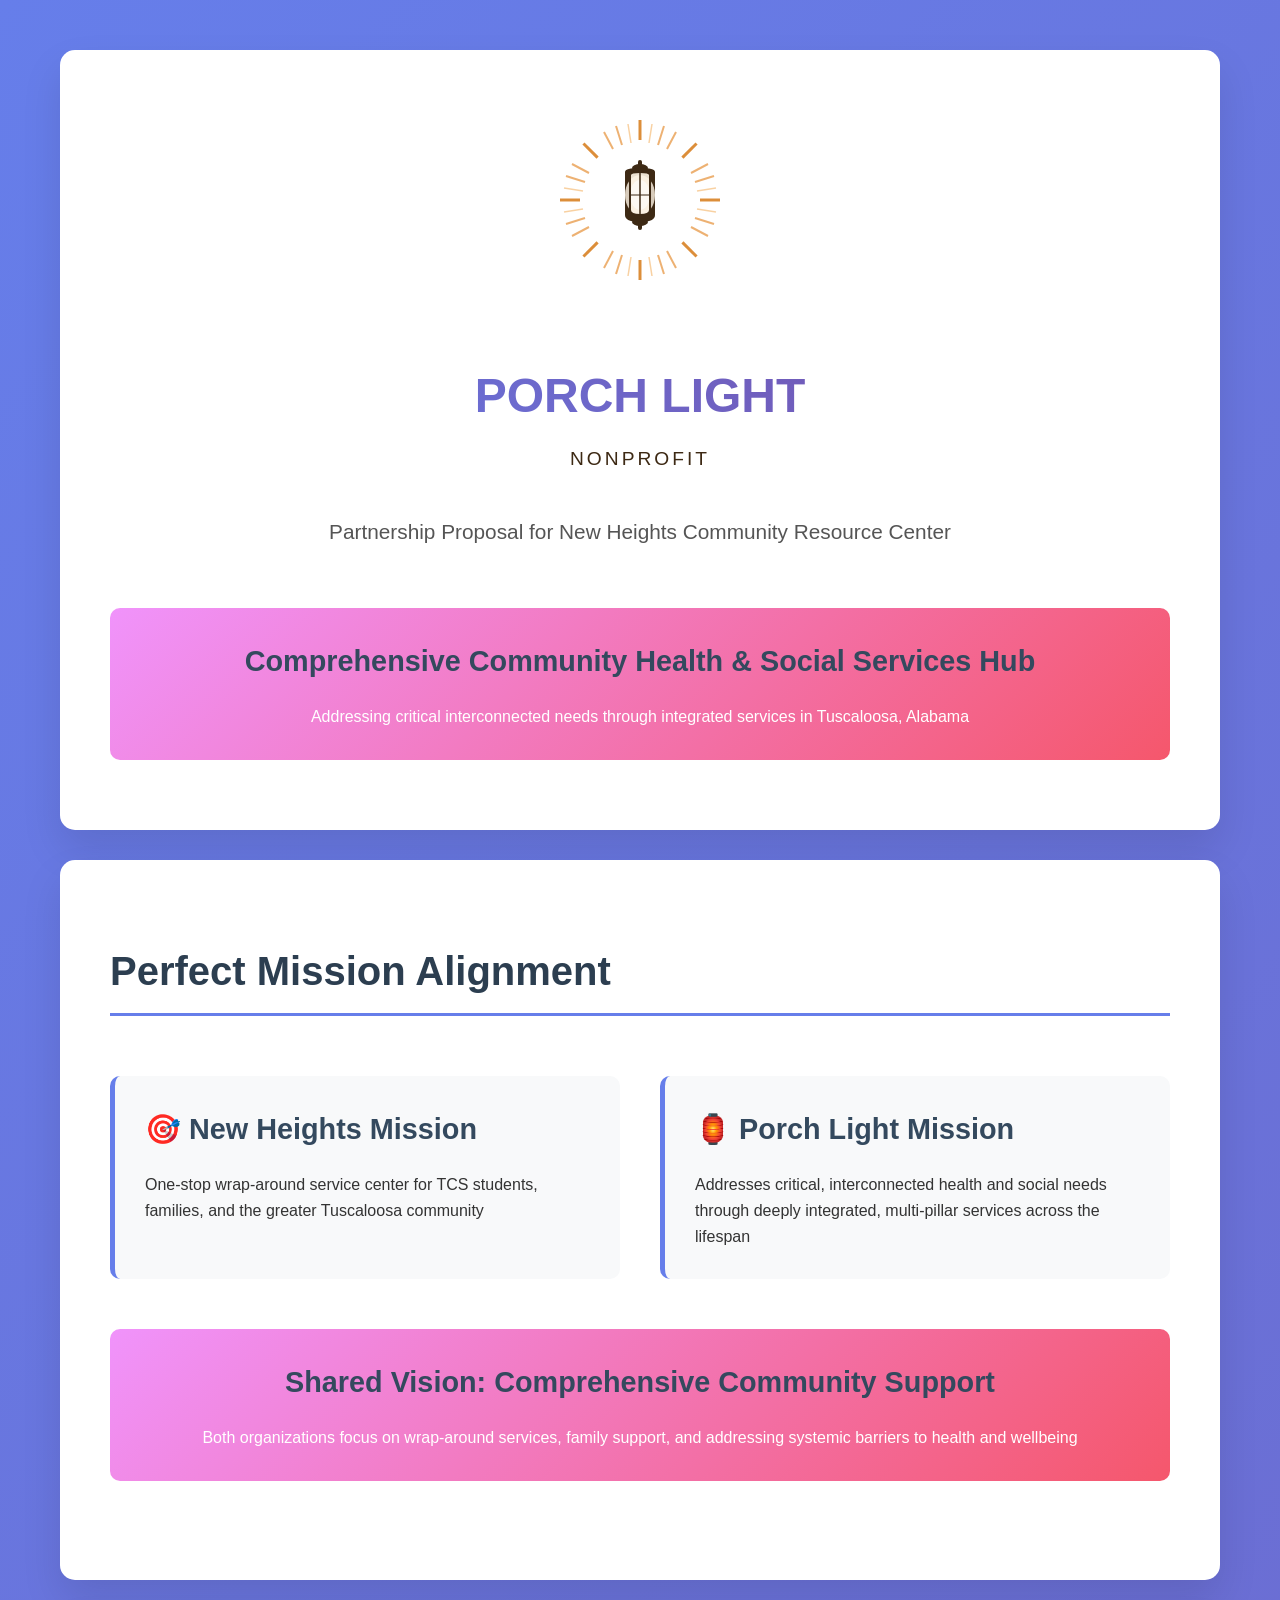
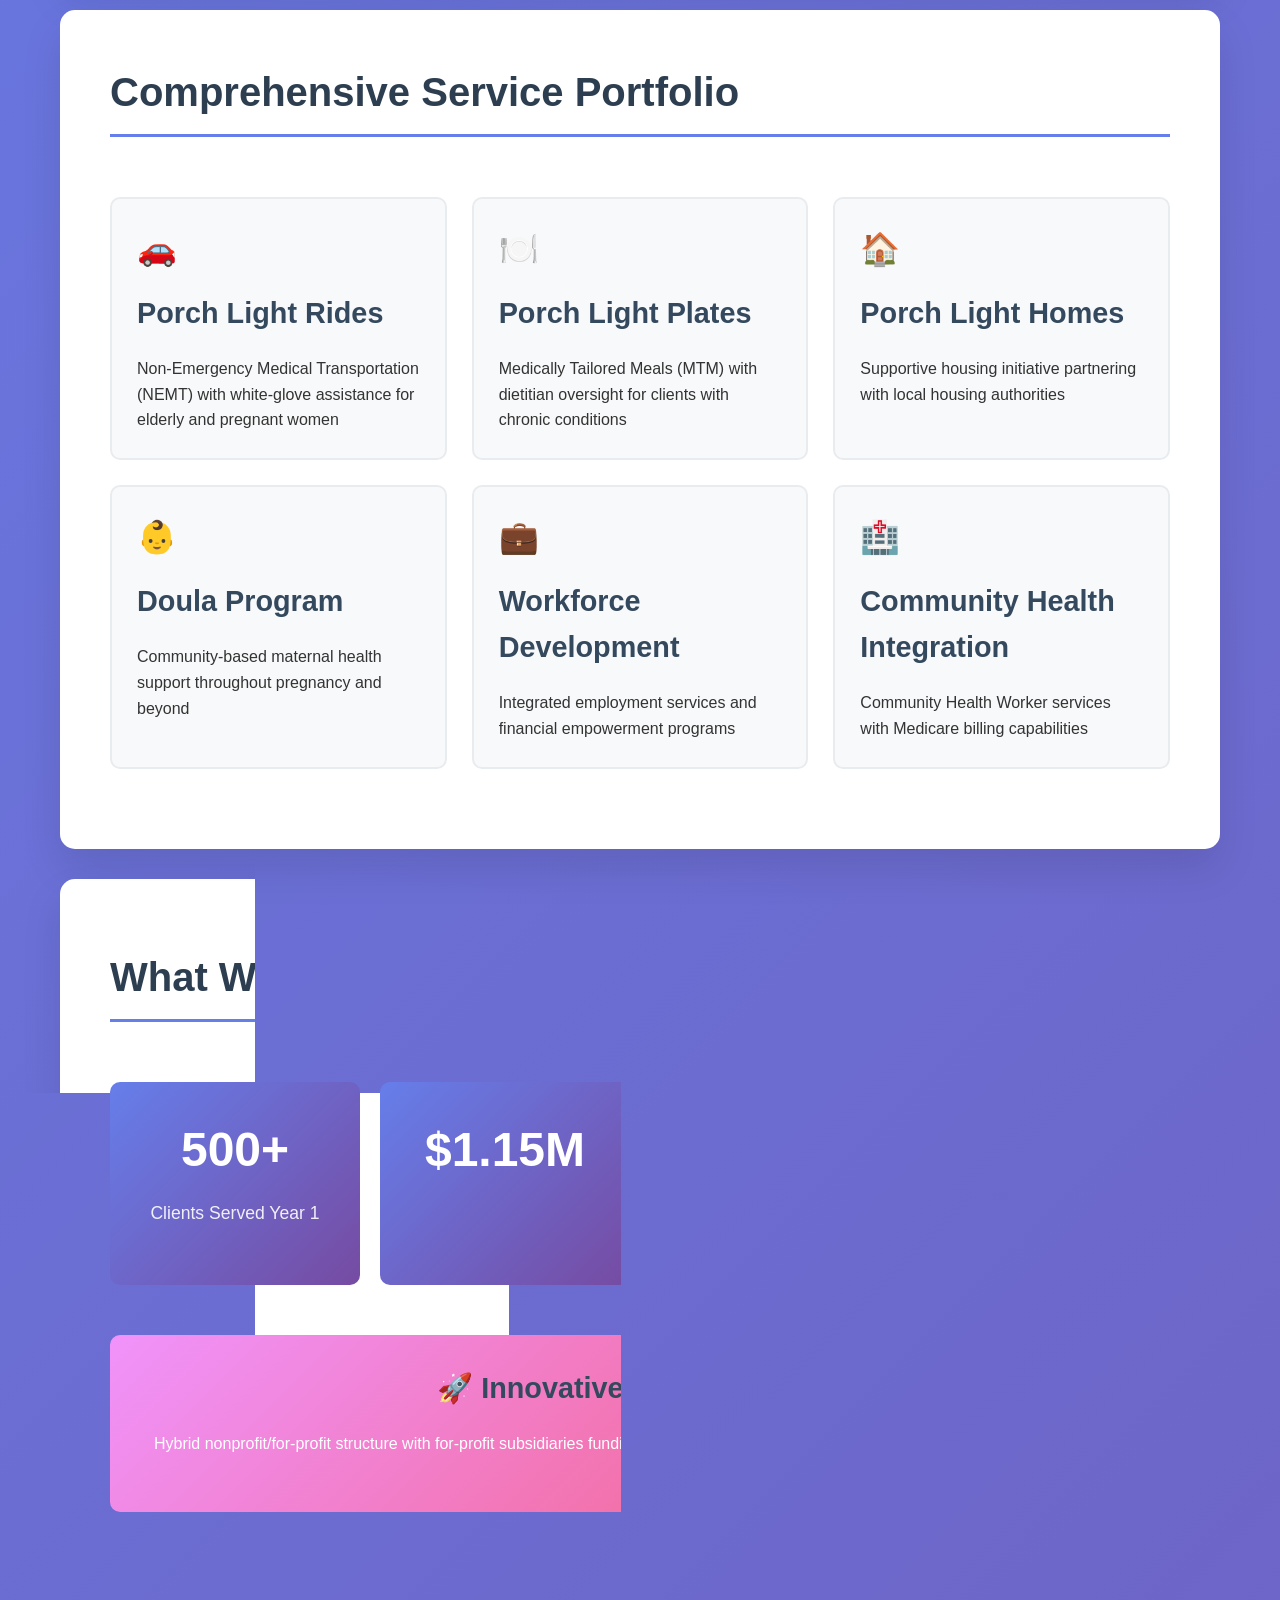
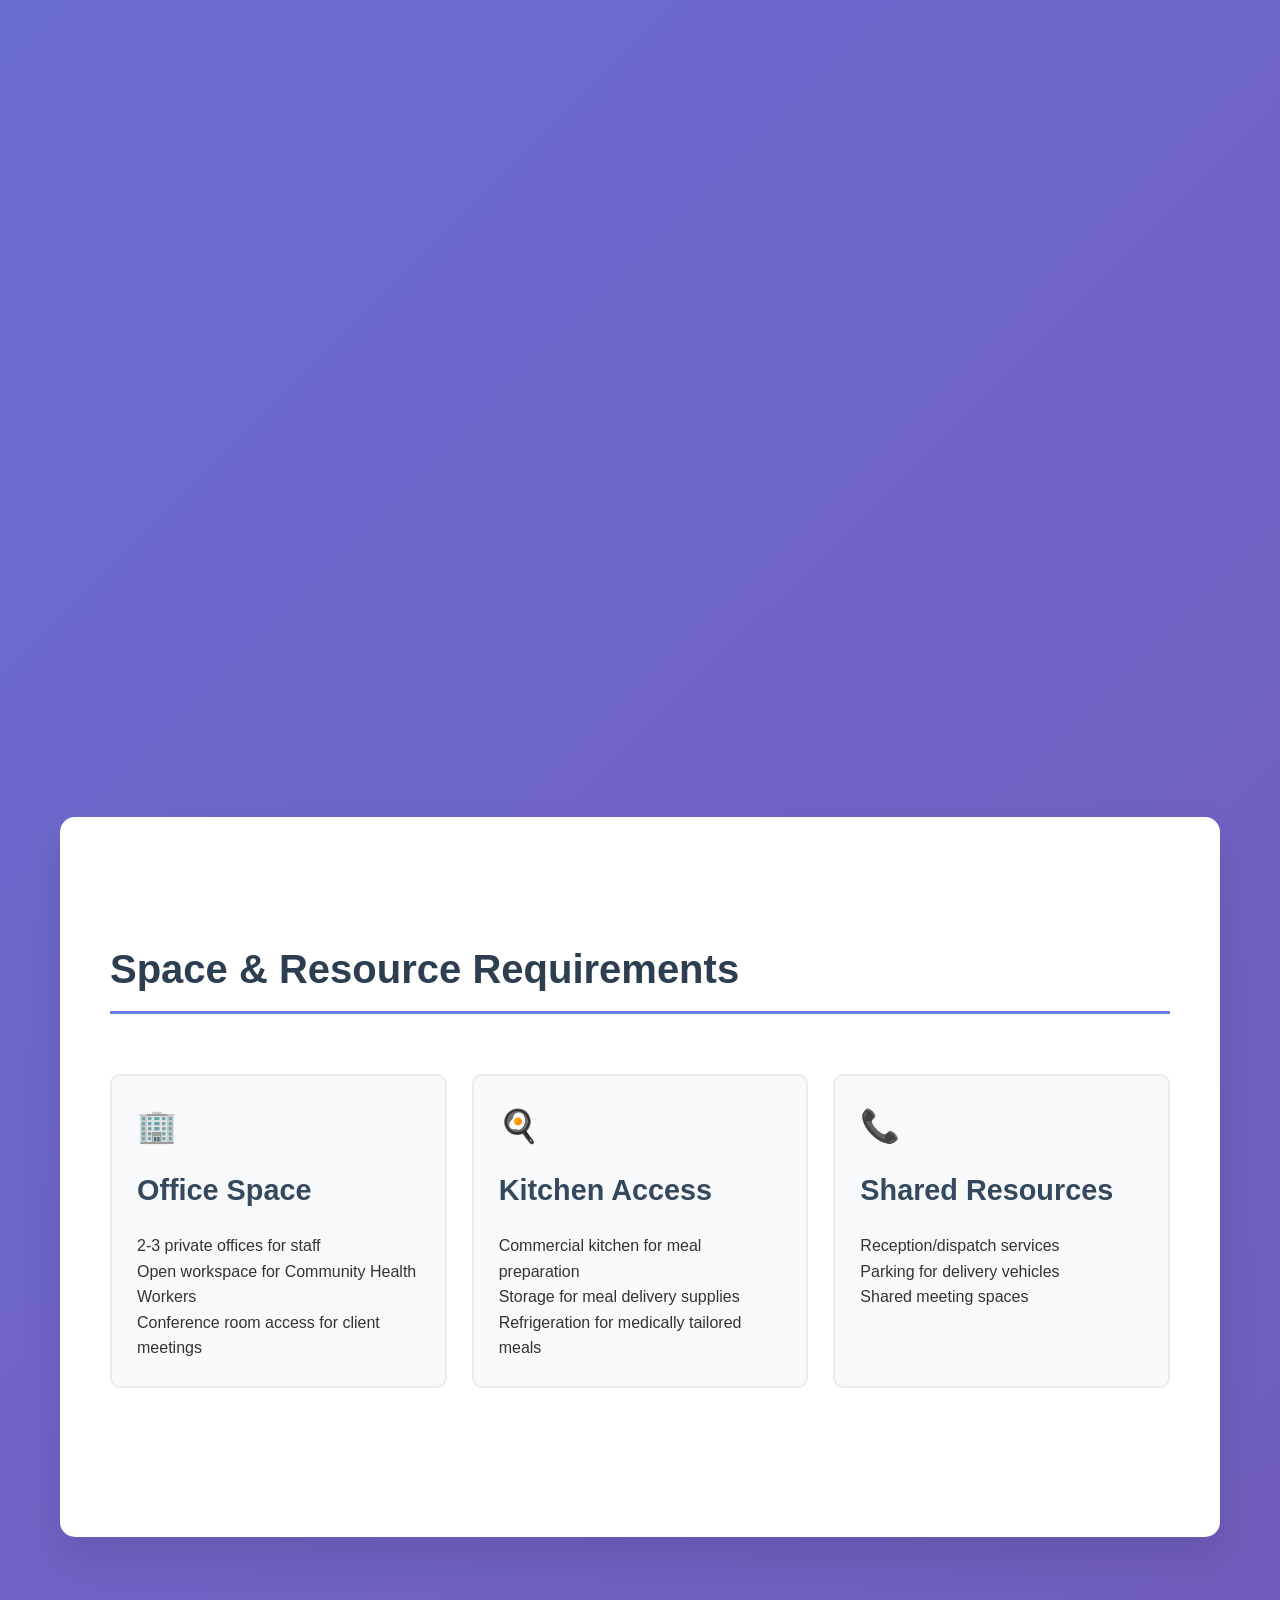
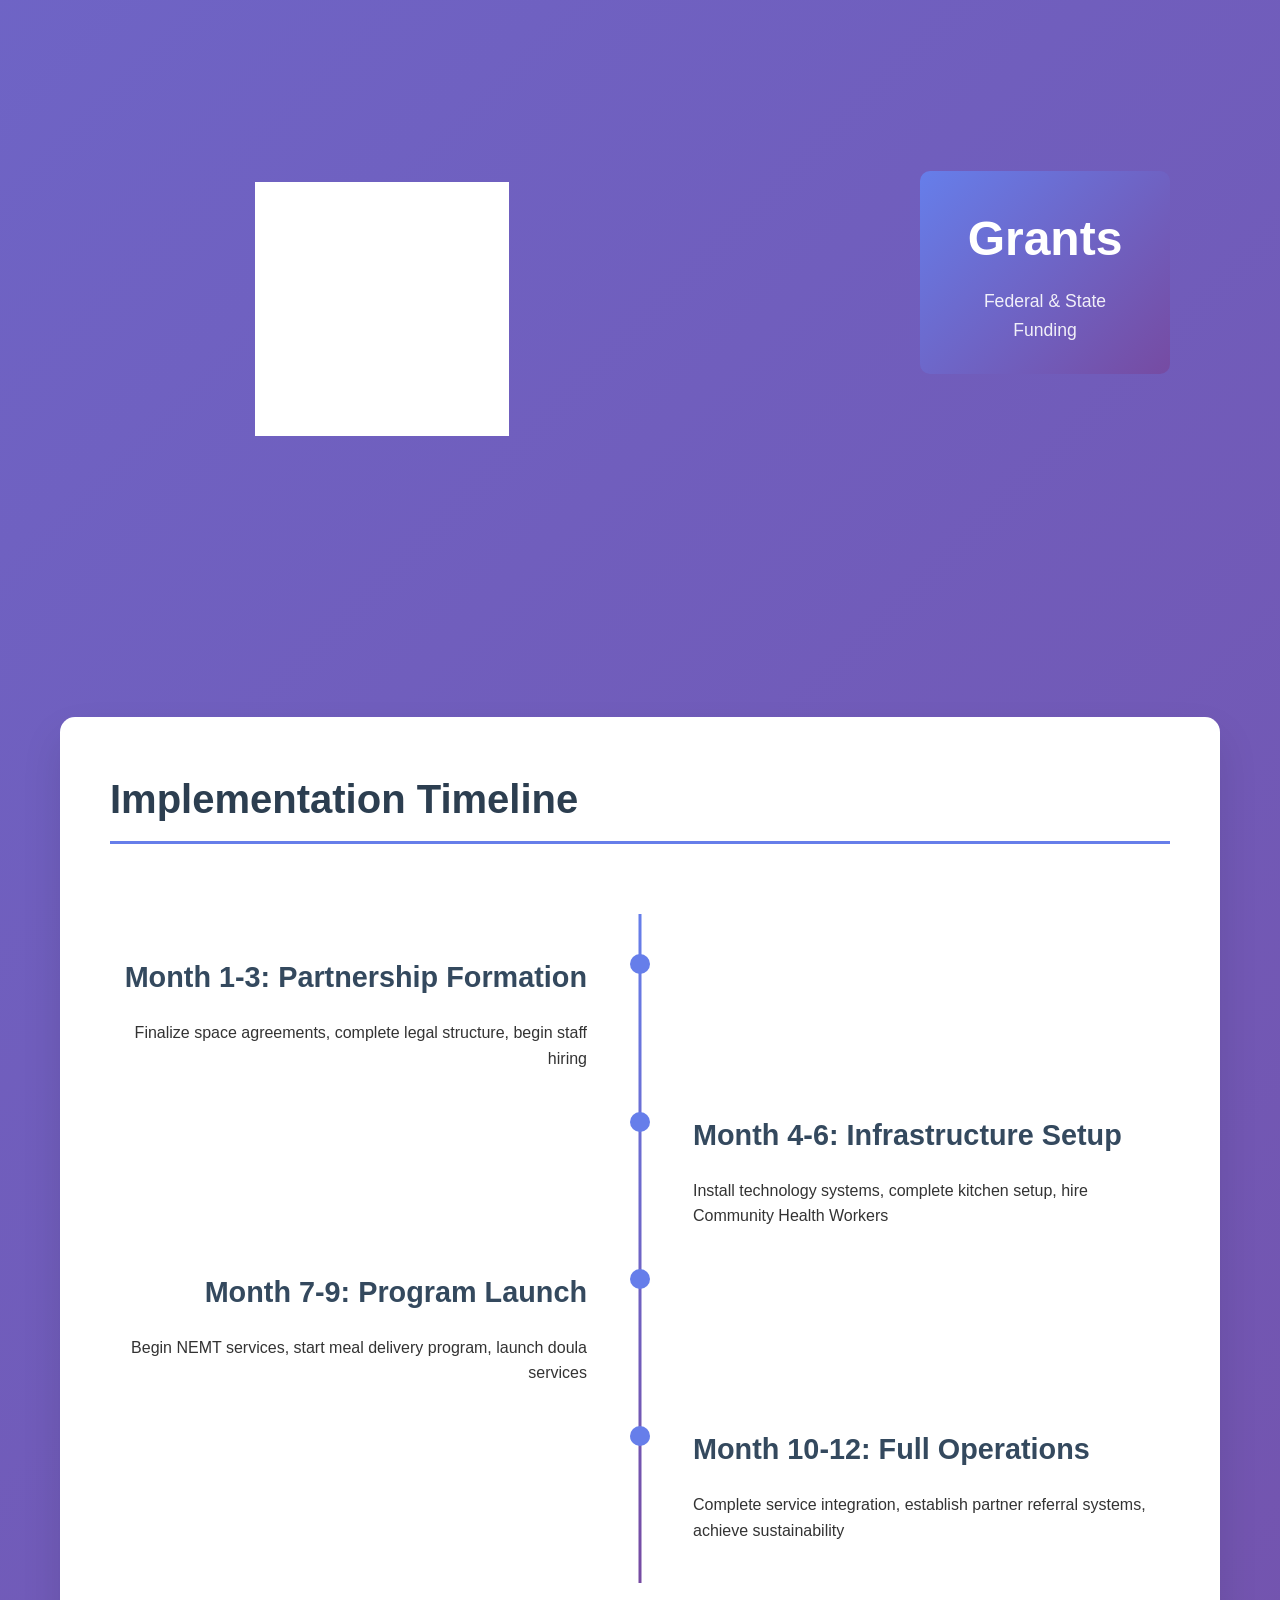
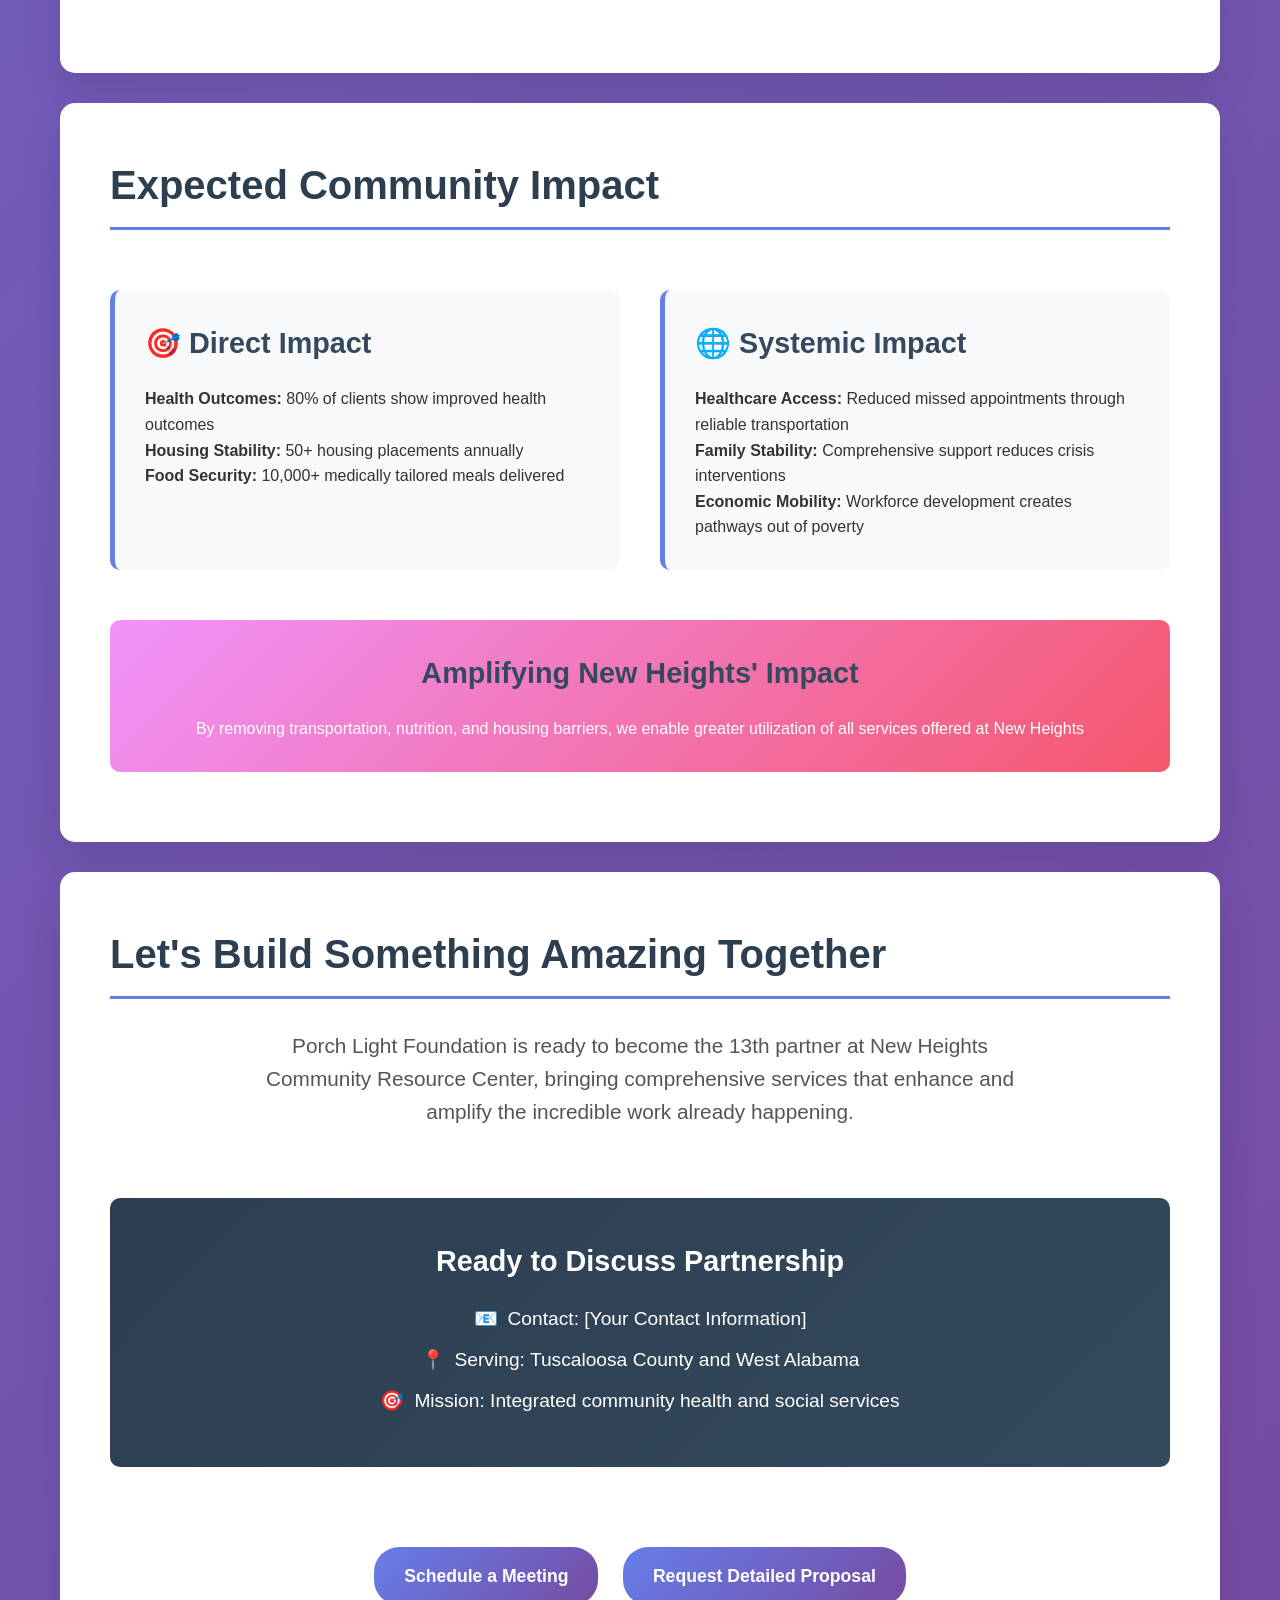
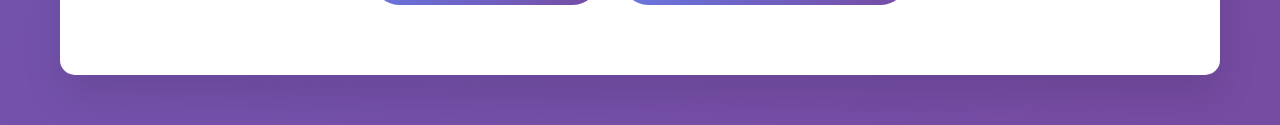
<file: Limye' Foundation/porch_light_pitch_deck.html>
<!DOCTYPE html>
<html lang="en">
<head>
    <meta charset="UTF-8">
    <meta name="viewport" content="width=device-width, initial-scale=1.0">
    <title>Porch Light Foundation - Partnership Proposal</title>
    <style>
        * {
            margin: 0;
            padding: 0;
            box-sizing: border-box;
        }

        body {
            font-family: -apple-system, BlinkMacSystemFont, 'Segoe UI', Roboto, sans-serif;
            background: linear-gradient(135deg, #667eea 0%, #764ba2 100%);
            color: #333;
            line-height: 1.6;
        }

        .container {
            max-width: 1200px;
            margin: 0 auto;
            padding: 20px;
        }

        .slide {
            background: white;
            border-radius: 15px;
            box-shadow: 0 20px 40px rgba(0,0,0,0.1);
            margin: 30px 0;
            padding: 50px;
            min-height: 80vh;
            display: flex;
            flex-direction: column;
            justify-content: center;
            opacity: 0;
            transform: translateY(30px);
            animation: slideIn 0.6s ease-out forwards;
        }

        @keyframes slideIn {
            to {
                opacity: 1;
                transform: translateY(0);
            }
        }

        .slide:nth-child(even) {
            animation-delay: 0.2s;
        }

        .slide:nth-child(odd) {
            animation-delay: 0.4s;
        }

        h1 {
            font-size: 3.5rem;
            font-weight: 700;
            background: linear-gradient(45deg, #667eea, #764ba2);
            -webkit-background-clip: text;
            -webkit-text-fill-color: transparent;
            text-align: center;
            margin-bottom: 30px;
        }

        h2 {
            font-size: 2.5rem;
            color: #2c3e50;
            margin-bottom: 30px;
            border-bottom: 3px solid #667eea;
            padding-bottom: 10px;
        }

        h3 {
            font-size: 1.8rem;
            color: #34495e;
            margin-bottom: 20px;
        }

        .hero-text {
            font-size: 1.3rem;
            text-align: center;
            color: #555;
            margin-bottom: 40px;
            max-width: 800px;
            margin-left: auto;
            margin-right: auto;
        }

        .highlight-box {
            background: linear-gradient(135deg, #f093fb 0%, #f5576c 100%);
            color: white;
            padding: 30px;
            border-radius: 10px;
            margin: 20px 0;
            text-align: center;
            transform: scale(1);
            transition: transform 0.3s ease;
        }

        .highlight-box:hover {
            transform: scale(1.02);
        }

        .stats-grid {
            display: grid;
            grid-template-columns: repeat(auto-fit, minmax(250px, 1fr));
            gap: 20px;
            margin: 30px 0;
        }

        .stat-card {
            background: linear-gradient(135deg, #667eea 0%, #764ba2 100%);
            color: white;
            padding: 30px;
            border-radius: 10px;
            text-align: center;
            transform: translateY(0);
            transition: transform 0.3s ease;
        }

        .stat-card:hover {
            transform: translateY(-5px);
        }

        .stat-number {
            font-size: 3rem;
            font-weight: bold;
            display: block;
        }

        .stat-label {
            font-size: 1.1rem;
            opacity: 0.9;
            margin-top: 10px;
        }

        .services-grid {
            display: grid;
            grid-template-columns: repeat(auto-fit, minmax(300px, 1fr));
            gap: 25px;
            margin: 30px 0;
        }

        .service-card {
            background: #f8f9fa;
            border: 2px solid #e9ecef;
            border-radius: 10px;
            padding: 25px;
            transition: all 0.3s ease;
            position: relative;
            overflow: hidden;
        }

        .service-card::before {
            content: '';
            position: absolute;
            top: 0;
            left: 0;
            right: 0;
            height: 4px;
            background: linear-gradient(90deg, #667eea, #764ba2);
            transform: scaleX(0);
            transition: transform 0.3s ease;
        }

        .service-card:hover::before {
            transform: scaleX(1);
        }

        .service-card:hover {
            transform: translateY(-5px);
            box-shadow: 0 15px 30px rgba(0,0,0,0.1);
        }

        .alignment-grid {
            display: grid;
            grid-template-columns: 1fr 1fr;
            gap: 40px;
            margin: 30px 0;
        }

        .alignment-card {
            background: #f8f9fa;
            padding: 30px;
            border-radius: 10px;
            border-left: 5px solid #667eea;
        }

        .timeline {
            position: relative;
            margin: 40px 0;
        }

        .timeline::before {
            content: '';
            position: absolute;
            left: 50%;
            top: 0;
            bottom: 0;
            width: 3px;
            background: linear-gradient(to bottom, #667eea, #764ba2);
            transform: translateX(-50%);
        }

        .timeline-item {
            position: relative;
            margin: 40px 0;
        }

        .timeline-item:nth-child(odd) {
            text-align: right;
            padding-right: 55%;
        }

        .timeline-item:nth-child(even) {
            text-align: left;
            padding-left: 55%;
        }

        .timeline-item::before {
            content: '';
            position: absolute;
            width: 20px;
            height: 20px;
            background: #667eea;
            border-radius: 50%;
            top: 0;
            left: 50%;
            transform: translateX(-50%);
            z-index: 1;
        }

        .contact-info {
            background: linear-gradient(135deg, #2c3e50 0%, #34495e 100%);
            color: white;
            padding: 40px;
            border-radius: 10px;
            text-align: center;
            margin: 30px 0;
        }

        .contact-info h3 {
            color: white;
            margin-bottom: 20px;
        }

        .contact-detail {
            font-size: 1.2rem;
            margin: 10px 0;
            display: flex;
            align-items: center;
            justify-content: center;
            gap: 10px;
        }

        .cta-button {
            background: linear-gradient(135deg, #667eea 0%, #764ba2 100%);
            color: white;
            padding: 15px 30px;
            border-radius: 25px;
            border: none;
            font-size: 1.1rem;
            font-weight: bold;
            cursor: pointer;
            transition: all 0.3s ease;
            display: inline-block;
            text-decoration: none;
            margin: 20px 10px;
        }

        .cta-button:hover {
            transform: scale(1.05);
            box-shadow: 0 10px 20px rgba(0,0,0,0.2);
        }

        .icon {
            font-size: 2rem;
            margin-bottom: 15px;
            color: #667eea;
        }

        @media (max-width: 768px) {
            .slide {
                padding: 30px;
            }
            
            h1 {
                font-size: 2.5rem;
            }
            
            h2 {
                font-size: 2rem;
            }
            
            .alignment-grid {
                grid-template-columns: 1fr;
            }
            
            .timeline::before {
                left: 20px;
            }
            
            .timeline-item {
                padding-left: 50px;
                padding-right: 0;
                text-align: left;
            }
            
            .timeline-item::before {
                left: 20px;
                transform: translateX(-50%);
            }
        }
    </style>
</head>
<body>
    <div class="container">
        <!-- Slide 1: Title -->
        <div class="slide">
            <div style="text-align: center; margin-bottom: 40px;">
                <div style="display: inline-block; position: relative; margin-bottom: 30px;">
                    <div style="position: relative; width: 200px; height: 200px; margin: 0 auto;">
                        <!-- Sunburst rays -->
                        <svg width="200" height="200" viewBox="0 0 200 200" style="position: absolute; top: 0; left: 0;">
                            <g transform="translate(100,100)">
                                <!-- Long rays -->
                                <line x1="0" y1="-80" x2="0" y2="-60" stroke="#d4720a" stroke-width="3" opacity="0.8"/>
                                <line x1="0" y1="80" x2="0" y2="60" stroke="#d4720a" stroke-width="3" opacity="0.8"/>
                                <line x1="80" y1="0" x2="60" y2="0" stroke="#d4720a" stroke-width="3" opacity="0.8"/>
                                <line x1="-80" y1="0" x2="-60" y2="0" stroke="#d4720a" stroke-width="3" opacity="0.8"/>
                                
                                <!-- Diagonal long rays -->
                                <line x1="56.56" y1="-56.56" x2="42.42" y2="-42.42" stroke="#d4720a" stroke-width="3" opacity="0.8"/>
                                <line x1="-56.56" y1="56.56" x2="-42.42" y2="42.42" stroke="#d4720a" stroke-width="3" opacity="0.8"/>
                                <line x1="56.56" y1="56.56" x2="42.42" y2="42.42" stroke="#d4720a" stroke-width="3" opacity="0.8"/>
                                <line x1="-56.56" y1="-56.56" x2="-42.42" y2="-42.42" stroke="#d4720a" stroke-width="3" opacity="0.8"/>
                                
                                <!-- Medium rays -->
                                <line x1="24" y1="-74" x2="18" y2="-55" stroke="#e69138" stroke-width="2" opacity="0.7"/>
                                <line x1="-24" y1="74" x2="-18" y2="55" stroke="#e69138" stroke-width="2" opacity="0.7"/>
                                <line x1="74" y1="24" x2="55" y2="18" stroke="#e69138" stroke-width="2" opacity="0.7"/>
                                <line x1="-74" y1="-24" x2="-55" y2="-18" stroke="#e69138" stroke-width="2" opacity="0.7"/>
                                <line x1="24" y1="74" x2="18" y2="55" stroke="#e69138" stroke-width="2" opacity="0.7"/>
                                <line x1="-24" y1="-74" x2="-18" y2="-55" stroke="#e69138" stroke-width="2" opacity="0.7"/>
                                <line x1="74" y1="-24" x2="55" y2="-18" stroke="#e69138" stroke-width="2" opacity="0.7"/>
                                <line x1="-74" y1="24" x2="-55" y2="18" stroke="#e69138" stroke-width="2" opacity="0.7"/>
                                
                                <!-- Short rays -->
                                <line x1="12" y1="-76" x2="9" y2="-57" stroke="#f4b366" stroke-width="1.5" opacity="0.6"/>
                                <line x1="-12" y1="76" x2="-9" y2="57" stroke="#f4b366" stroke-width="1.5" opacity="0.6"/>
                                <line x1="76" y1="12" x2="57" y2="9" stroke="#f4b366" stroke-width="1.5" opacity="0.6"/>
                                <line x1="-76" y1="-12" x2="-57" y2="-9" stroke="#f4b366" stroke-width="1.5" opacity="0.6"/>
                                <line x1="12" y1="76" x2="9" y2="57" stroke="#f4b366" stroke-width="1.5" opacity="0.6"/>
                                <line x1="-12" y1="-76" x2="-9" y2="-57" stroke="#f4b366" stroke-width="1.5" opacity="0.6"/>
                                <line x1="76" y1="-12" x2="57" y2="-9" stroke="#f4b366" stroke-width="1.5" opacity="0.6"/>
                                <line x1="-76" y1="12" x2="-57" y2="9" stroke="#f4b366" stroke-width="1.5" opacity="0.6"/>
                                
                                <!-- Additional medium rays -->
                                <line x1="36" y1="-68" x2="27" y2="-51" stroke="#e69138" stroke-width="2" opacity="0.7"/>
                                <line x1="-36" y1="68" x2="-27" y2="51" stroke="#e69138" stroke-width="2" opacity="0.7"/>
                                <line x1="68" y1="36" x2="51" y2="27" stroke="#e69138" stroke-width="2" opacity="0.7"/>
                                <line x1="-68" y1="-36" x2="-51" y2="-27" stroke="#e69138" stroke-width="2" opacity="0.7"/>
                                <line x1="36" y1="68" x2="27" y2="51" stroke="#e69138" stroke-width="2" opacity="0.7"/>
                                <line x1="-36" y1="-68" x2="-27" y2="-51" stroke="#e69138" stroke-width="2" opacity="0.7"/>
                                <line x1="68" y1="-36" x2="51" y2="-27" stroke="#e69138" stroke-width="2" opacity="0.7"/>
                                <line x1="-68" y1="36" x2="-51" y2="27" stroke="#e69138" stroke-width="2" opacity="0.7"/>
                            </g>
                        </svg>
                        
                        <!-- Lantern -->
                        <div style="position: absolute; top: 50%; left: 50%; transform: translate(-50%, -50%); width: 60px; height: 80px;">
                            <svg width="60" height="80" viewBox="0 0 60 80">
                                <!-- Lantern top -->
                                <ellipse cx="30" cy="8" rx="8" ry="4" fill="#3d2914"/>
                                <rect x="28" y="2" width="4" height="8" fill="#3d2914"/>
                                <ellipse cx="30" cy="2" rx="2" ry="2" fill="#3d2914"/>
                                
                                <!-- Lantern body -->
                                <path d="M15 12 Q15 8 30 8 Q45 8 45 12 L45 55 Q45 62 30 62 Q15 62 15 55 Z" fill="#3d2914"/>
                                
                                <!-- Lantern glass panels -->
                                <path d="M20 15 L20 50 Q20 55 30 55 Q40 55 40 50 L40 15 Q40 12 30 12 Q20 12 20 15 Z" fill="#fff5e6" opacity="0.9"/>
                                
                                <!-- Lantern light glow -->
                                <ellipse cx="30" cy="35" rx="15" ry="20" fill="#fff5e6" opacity="0.8"/>
                                <ellipse cx="30" cy="35" rx="10" ry="15" fill="#ffffff" opacity="0.6"/>
                                
                                <!-- Lantern frame -->
                                <path d="M20 15 L20 50 Q20 55 30 55 Q40 55 40 50 L40 15 Q40 12 30 12 Q20 12 20 15 Z" fill="none" stroke="#3d2914" stroke-width="2"/>
                                <line x1="30" y1="12" x2="30" y2="55" stroke="#3d2914" stroke-width="1.5"/>
                                <line x1="20" y1="35" x2="40" y2="35" stroke="#3d2914" stroke-width="1"/>
                                
                                <!-- Lantern bottom -->
                                <ellipse cx="30" cy="62" rx="8" ry="4" fill="#3d2914"/>
                                <rect x="28" y="62" width="4" height="6" fill="#3d2914"/>
                                <ellipse cx="30" cy="68" rx="2" ry="2" fill="#3d2914"/>
                            </svg>
                        </div>
                    </div>
                </div>
                
                <div style="margin-top: 20px;">
                    <h1 style="font-size: 3rem; font-weight: bold; color: #3d2914; margin-bottom: 10px;">PORCH LIGHT</h1>
                    <div style="font-size: 1.2rem; color: #3d2914; letter-spacing: 3px; font-weight: 500;">NONPROFIT</div>
                </div>
            </div>
            
            <div class="hero-text">
                Partnership Proposal for New Heights Community Resource Center
            </div>
            <div class="highlight-box">
                <h3>Comprehensive Community Health & Social Services Hub</h3>
                <p>Addressing critical interconnected needs through integrated services in Tuscaloosa, Alabama</p>
            </div>
        </div>

        <!-- Slide 2: Mission Alignment -->
        <div class="slide">
            <h2>Perfect Mission Alignment</h2>
            <div class="alignment-grid">
                <div class="alignment-card">
                    <h3>🎯 New Heights Mission</h3>
                    <p>One-stop wrap-around service center for TCS students, families, and the greater Tuscaloosa community</p>
                </div>
                <div class="alignment-card">
                    <h3>🏮 Porch Light Mission</h3>
                    <p>Addresses critical, interconnected health and social needs through deeply integrated, multi-pillar services across the lifespan</p>
                </div>
            </div>
            <div class="highlight-box">
                <h3>Shared Vision: Comprehensive Community Support</h3>
                <p>Both organizations focus on wrap-around services, family support, and addressing systemic barriers to health and wellbeing</p>
            </div>
        </div>

        <!-- Slide 3: Our Services -->
        <div class="slide">
            <h2>Comprehensive Service Portfolio</h2>
            <div class="services-grid">
                <div class="service-card">
                    <div class="icon">🚗</div>
                    <h3>Porch Light Rides</h3>
                    <p>Non-Emergency Medical Transportation (NEMT) with white-glove assistance for elderly and pregnant women</p>
                </div>
                <div class="service-card">
                    <div class="icon">🍽️</div>
                    <h3>Porch Light Plates</h3>
                    <p>Medically Tailored Meals (MTM) with dietitian oversight for clients with chronic conditions</p>
                </div>
                <div class="service-card">
                    <div class="icon">🏠</div>
                    <h3>Porch Light Homes</h3>
                    <p>Supportive housing initiative partnering with local housing authorities</p>
                </div>
                <div class="service-card">
                    <div class="icon">👶</div>
                    <h3>Doula Program</h3>
                    <p>Community-based maternal health support throughout pregnancy and beyond</p>
                </div>
                <div class="service-card">
                    <div class="icon">💼</div>
                    <h3>Workforce Development</h3>
                    <p>Integrated employment services and financial empowerment programs</p>
                </div>
                <div class="service-card">
                    <div class="icon">🏥</div>
                    <h3>Community Health Integration</h3>
                    <p>Community Health Worker services with Medicare billing capabilities</p>
                </div>
            </div>
        </div>

        <!-- Slide 4: Value Proposition -->
        <div class="slide">
            <h2>What We Bring to New Heights</h2>
            <div class="stats-grid">
                <div class="stat-card">
                    <span class="stat-number">500+</span>
                    <div class="stat-label">Clients Served Year 1</div>
                </div>
                <div class="stat-card">
                    <span class="stat-number">$1.15M</span>
                    <div class="stat-label">Revenue by Year 3</div>
                </div>
                <div class="stat-card">
                    <span class="stat-number">10,000+</span>
                    <div class="stat-label">Meals Delivered Annually</div>
                </div>
                <div class="stat-card">
                    <span class="stat-number">25+</span>
                    <div class="stat-label">Community Partnerships</div>
                </div>
            </div>
            <div class="highlight-box">
                <h3>🚀 Innovative Revenue Model</h3>
                <p>Hybrid nonprofit/for-profit structure with for-profit subsidiaries funding nonprofit activities - creating sustainability while maintaining mission focus</p>
            </div>
        </div>

        <!-- Slide 5: Perfect Complement -->
        <div class="slide">
            <h2>Complementing Existing Partners</h2>
            <div class="alignment-grid">
                <div class="alignment-card">
                    <h3>🔗 Enhances Current Services</h3>
                    <p><strong>Transportation:</strong> Connects clients to services offered by all 12 existing partners</p>
                    <p><strong>Nutrition:</strong> Complements health services with medically tailored meals</p>
                    <p><strong>Housing:</strong> Addresses housing insecurity for vulnerable families</p>
                </div>
                <div class="alignment-card">
                    <h3>🤝 Strengthens Partnership Network</h3>
                    <p><strong>Five Horizons Health:</strong> Direct referral pathway for medical transportation</p>
                    <p><strong>Disability Rights & Resources:</strong> Specialized accessible transportation</p>
                    <p><strong>Parents as Teachers:</strong> Doula program collaboration</p>
                </div>
            </div>
            <div class="highlight-box">
                <h3>No Service Duplication - Pure Enhancement</h3>
                <p>We fill critical gaps in transportation, nutrition, and housing that enable access to all other services</p>
            </div>
        </div>

        <!-- Slide 6: Space & Resource Needs -->
        <div class="slide">
            <h2>Space & Resource Requirements</h2>
            <div class="services-grid">
                <div class="service-card">
                    <div class="icon">🏢</div>
                    <h3>Office Space</h3>
                    <p>2-3 private offices for staff</p>
                    <p>Open workspace for Community Health Workers</p>
                    <p>Conference room access for client meetings</p>
                </div>
                <div class="service-card">
                    <div class="icon">🍳</div>
                    <h3>Kitchen Access</h3>
                    <p>Commercial kitchen for meal preparation</p>
                    <p>Storage for meal delivery supplies</p>
                    <p>Refrigeration for medically tailored meals</p>
                </div>
                <div class="service-card">
                    <div class="icon">📞</div>
                    <h3>Shared Resources</h3>
                    <p>Reception/dispatch services</p>
                    <p>Parking for delivery vehicles</p>
                    <p>Shared meeting spaces</p>
                </div>
            </div>
        </div>

        <!-- Slide 7: Financial Model -->
        <div class="slide">
            <h2>Sustainable Financial Model</h2>
            <div class="stats-grid">
                <div class="stat-card">
                    <span class="stat-number">Medicare</span>
                    <div class="stat-label">SDOH Billing Codes</div>
                </div>
                <div class="stat-card">
                    <span class="stat-number">Medicaid</span>
                    <div class="stat-label">NEMT & Meal Reimbursement</div>
                </div>
                <div class="stat-card">
                    <span class="stat-number">Insurance</span>
                    <div class="stat-label">Commission Revenue</div>
                </div>
                <div class="stat-card">
                    <span class="stat-number">Grants</span>
                    <div class="stat-label">Federal & State Funding</div>
                </div>
            </div>
            <div class="highlight-box">
                <h3>💰 Revenue Sharing Potential</h3>
                <p>Established revenue streams allow for potential rent payments and resource sharing agreements that benefit the entire New Heights community</p>
            </div>
        </div>

        <!-- Slide 8: Implementation Timeline -->
        <div class="slide">
            <h2>Implementation Timeline</h2>
            <div class="timeline">
                <div class="timeline-item">
                    <h3>Month 1-3: Partnership Formation</h3>
                    <p>Finalize space agreements, complete legal structure, begin staff hiring</p>
                </div>
                <div class="timeline-item">
                    <h3>Month 4-6: Infrastructure Setup</h3>
                    <p>Install technology systems, complete kitchen setup, hire Community Health Workers</p>
                </div>
                <div class="timeline-item">
                    <h3>Month 7-9: Program Launch</h3>
                    <p>Begin NEMT services, start meal delivery program, launch doula services</p>
                </div>
                <div class="timeline-item">
                    <h3>Month 10-12: Full Operations</h3>
                    <p>Complete service integration, establish partner referral systems, achieve sustainability</p>
                </div>
            </div>
        </div>

        <!-- Slide 9: Community Impact -->
        <div class="slide">
            <h2>Expected Community Impact</h2>
            <div class="alignment-grid">
                <div class="alignment-card">
                    <h3>🎯 Direct Impact</h3>
                    <p><strong>Health Outcomes:</strong> 80% of clients show improved health outcomes</p>
                    <p><strong>Housing Stability:</strong> 50+ housing placements annually</p>
                    <p><strong>Food Security:</strong> 10,000+ medically tailored meals delivered</p>
                </div>
                <div class="alignment-card">
                    <h3>🌐 Systemic Impact</h3>
                    <p><strong>Healthcare Access:</strong> Reduced missed appointments through reliable transportation</p>
                    <p><strong>Family Stability:</strong> Comprehensive support reduces crisis interventions</p>
                    <p><strong>Economic Mobility:</strong> Workforce development creates pathways out of poverty</p>
                </div>
            </div>
            <div class="highlight-box">
                <h3>Amplifying New Heights' Impact</h3>
                <p>By removing transportation, nutrition, and housing barriers, we enable greater utilization of all services offered at New Heights</p>
            </div>
        </div>

        <!-- Slide 10: Call to Action -->
        <div class="slide">
            <h2>Let's Build Something Amazing Together</h2>
            <div class="hero-text">
                Porch Light Foundation is ready to become the 13th partner at New Heights Community Resource Center, bringing comprehensive services that enhance and amplify the incredible work already happening.
            </div>
            
            <div class="contact-info">
                <h3>Ready to Discuss Partnership</h3>
                <div class="contact-detail">
                    <span>📧</span> Contact: [Your Contact Information]
                </div>
                <div class="contact-detail">
                    <span>📍</span> Serving: Tuscaloosa County and West Alabama
                </div>
                <div class="contact-detail">
                    <span>🎯</span> Mission: Integrated community health and social services
                </div>
            </div>
            
            <div style="text-align: center; margin-top: 30px;">
                <a href="#" class="cta-button">Schedule a Meeting</a>
                <a href="#" class="cta-button">Request Detailed Proposal</a>
            </div>
        </div>
    </div>

    <script>
        // Simple scroll-triggered animations
        const observerOptions = {
            threshold: 0.1,
            rootMargin: '0px 0px -50px 0px'
        };

        const observer = new IntersectionObserver((entries) => {
            entries.forEach(entry => {
                if (entry.isIntersecting) {
                    entry.target.style.animationDelay = '0s';
                    entry.target.style.animationPlayState = 'running';
                }
            });
        }, observerOptions);

        document.querySelectorAll('.slide').forEach(slide => {
            observer.observe(slide);
        });

        // Add hover effects for interactive elements
        document.querySelectorAll('.service-card, .stat-card').forEach(card => {
            card.addEventListener('mouseenter', () => {
                card.style.transform = 'translateY(-5px) scale(1.02)';
            });
            
            card.addEventListener('mouseleave', () => {
                card.style.transform = 'translateY(0) scale(1)';
            });
        });
    </script>
</body>
</html>
</file>
